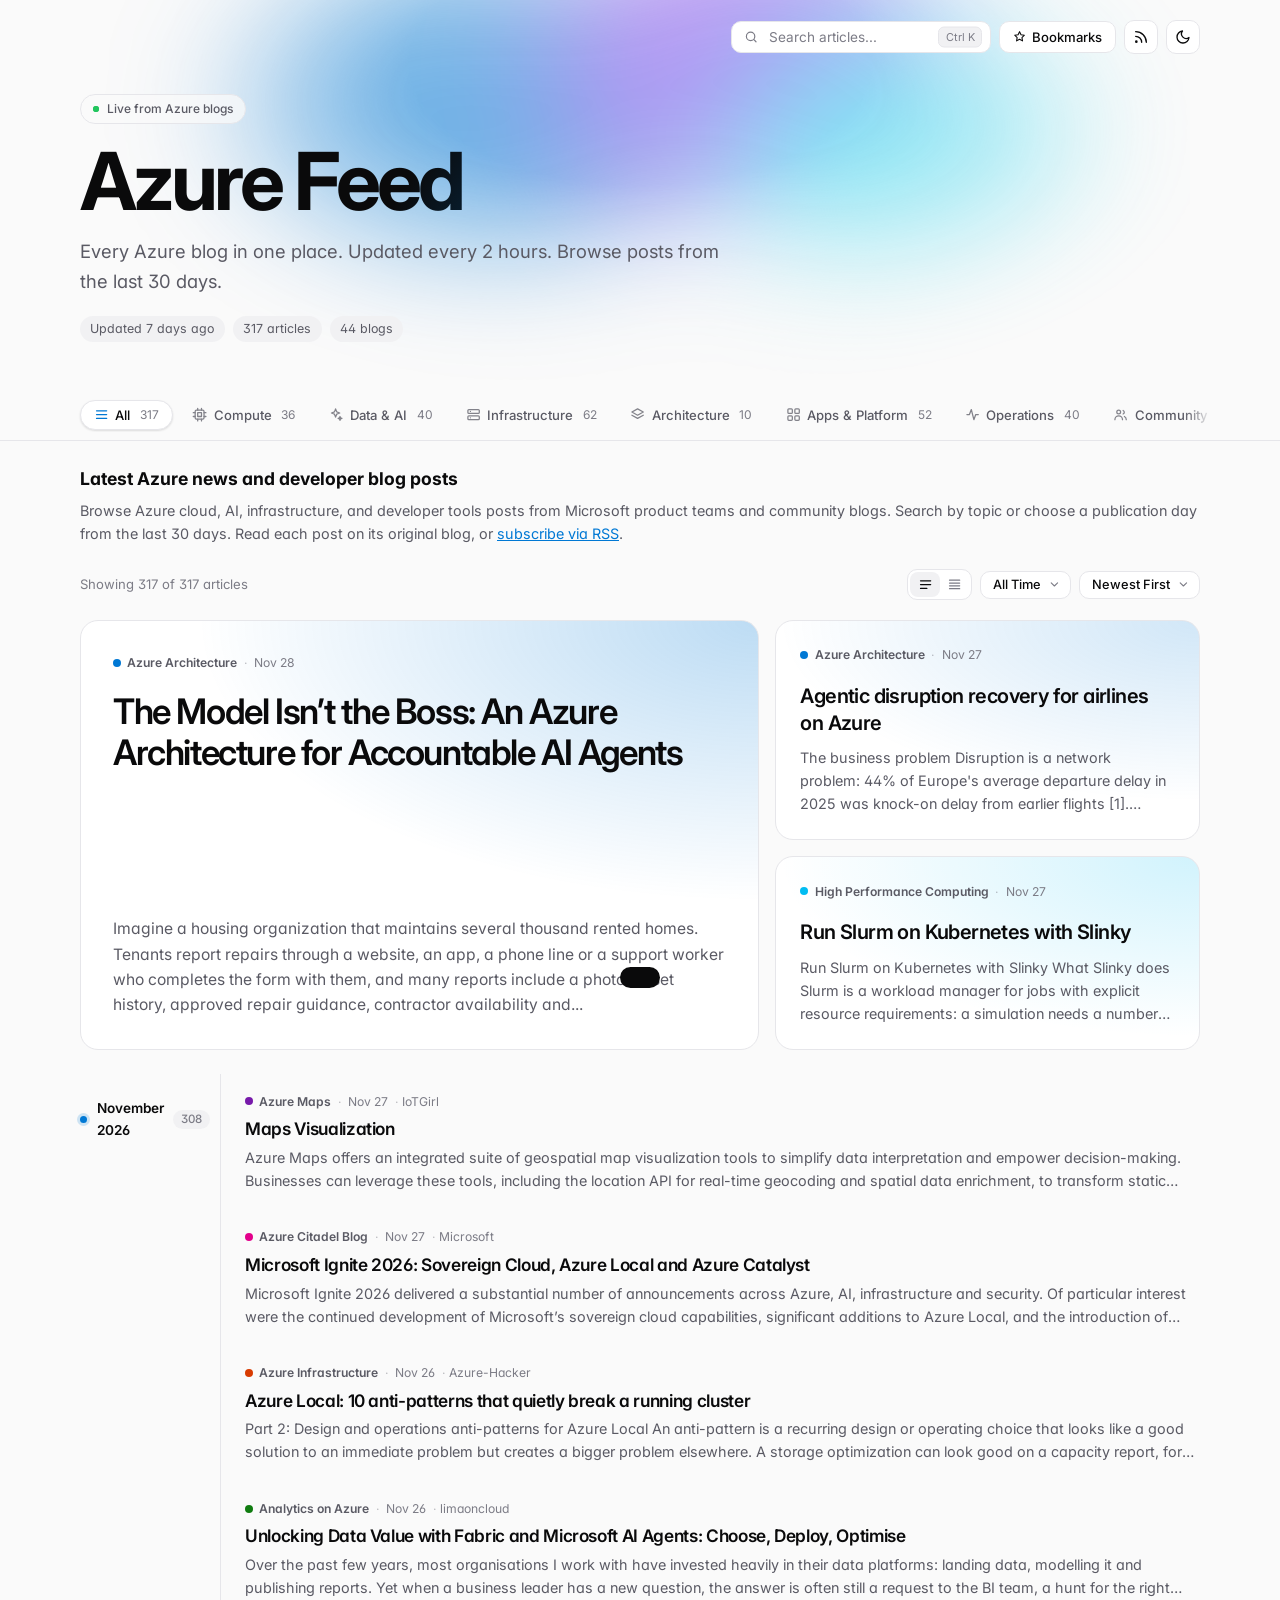
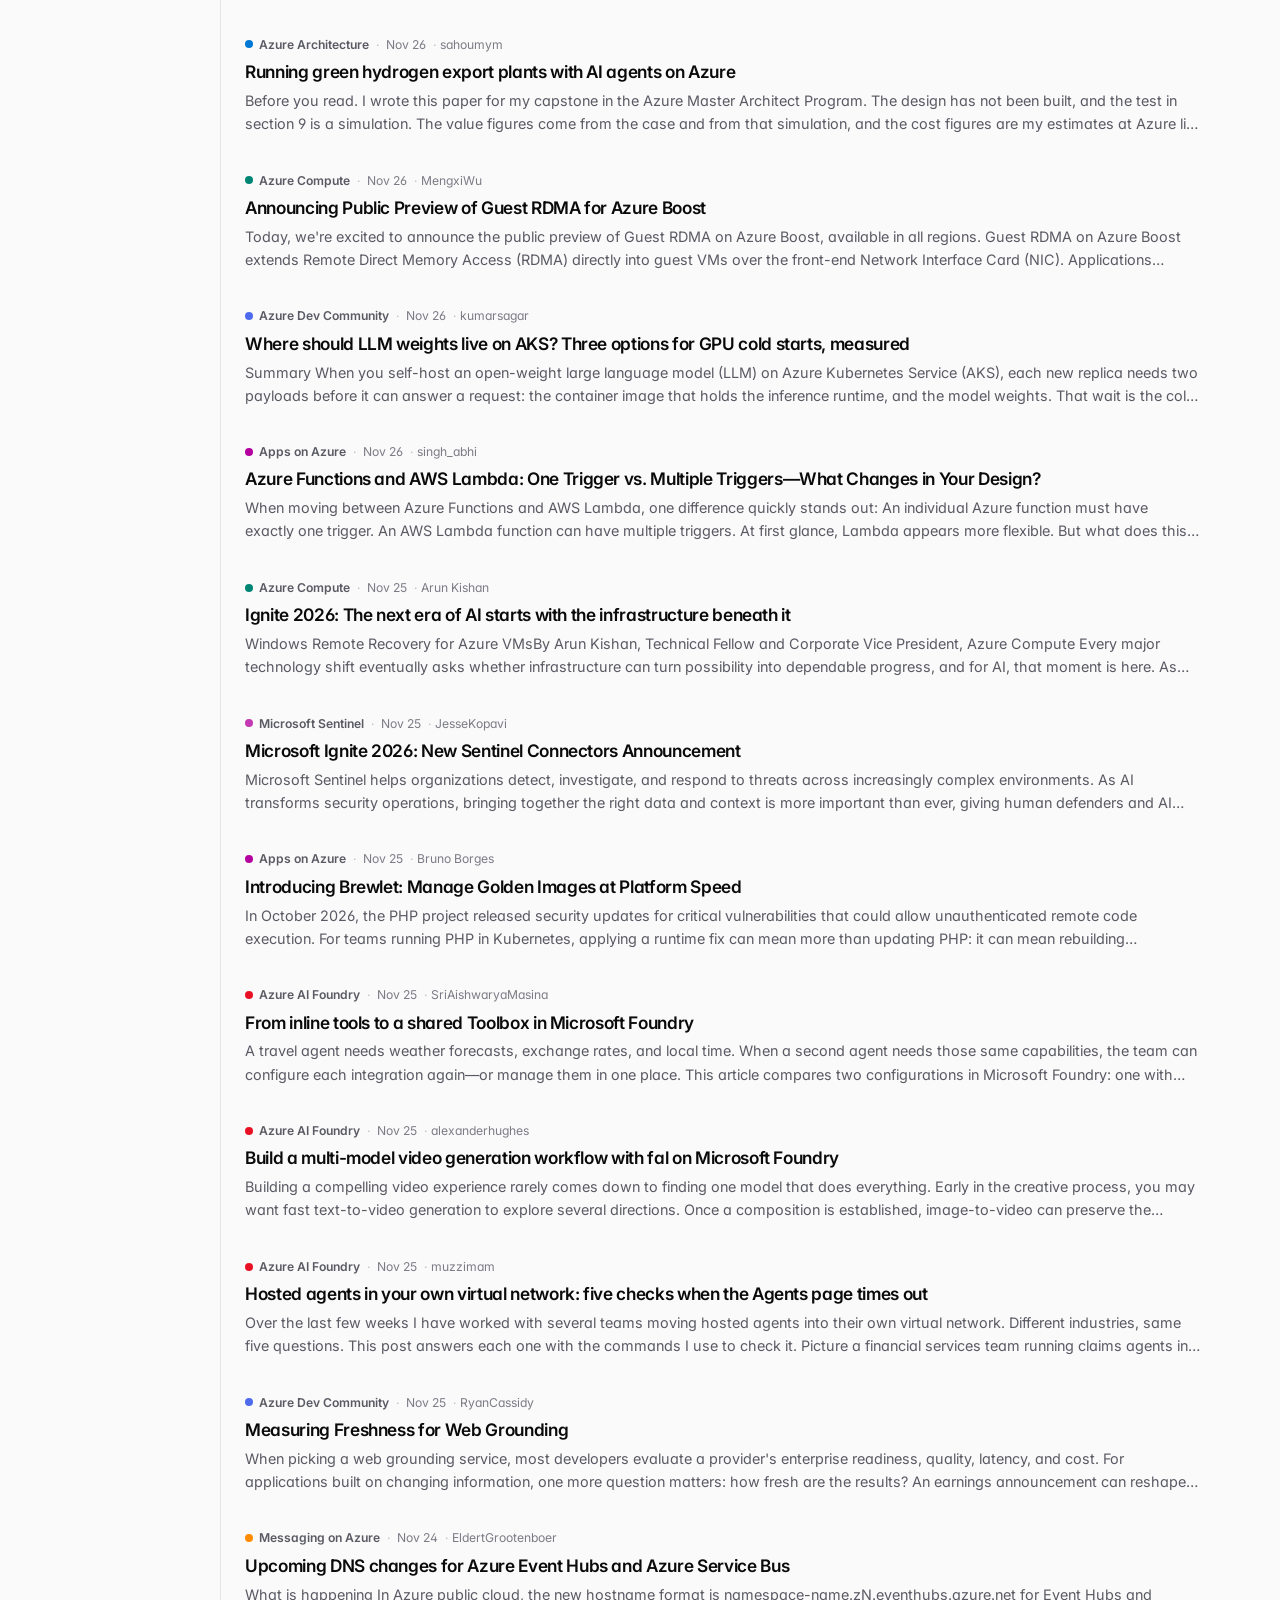
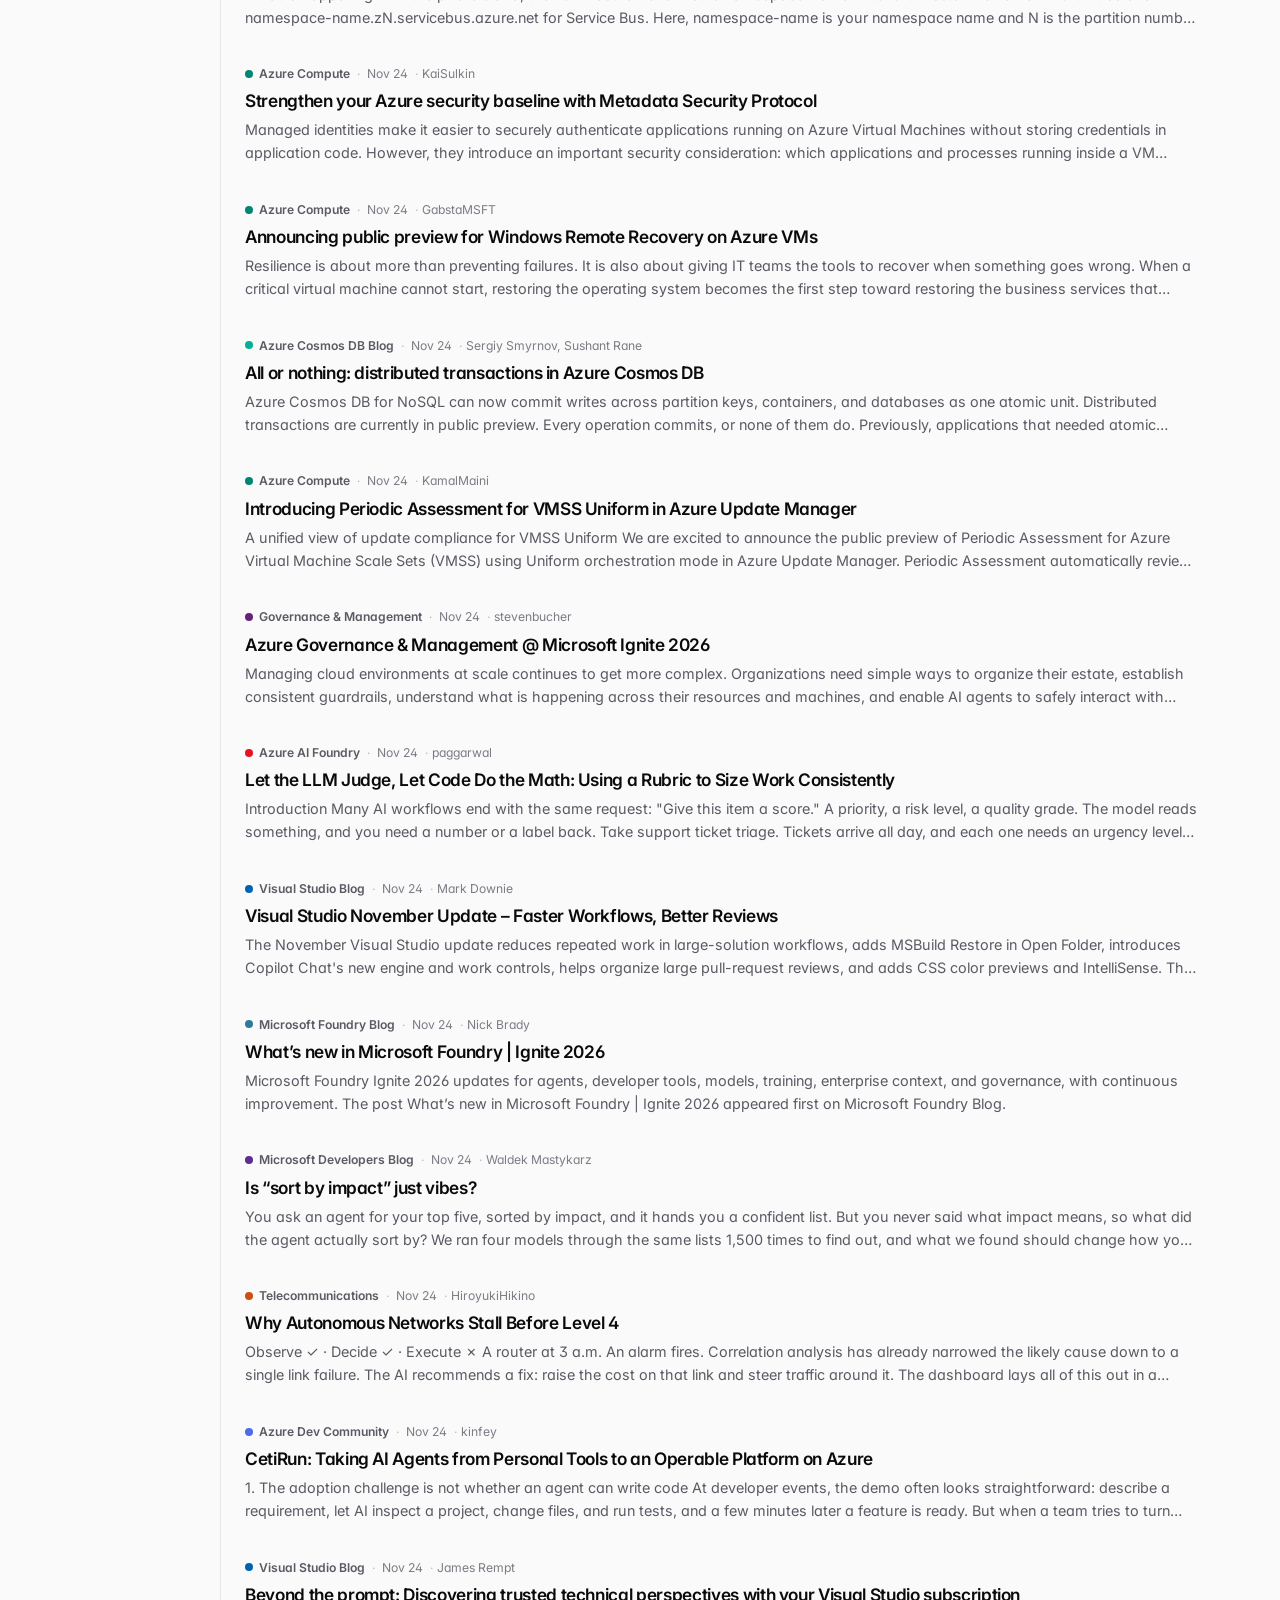
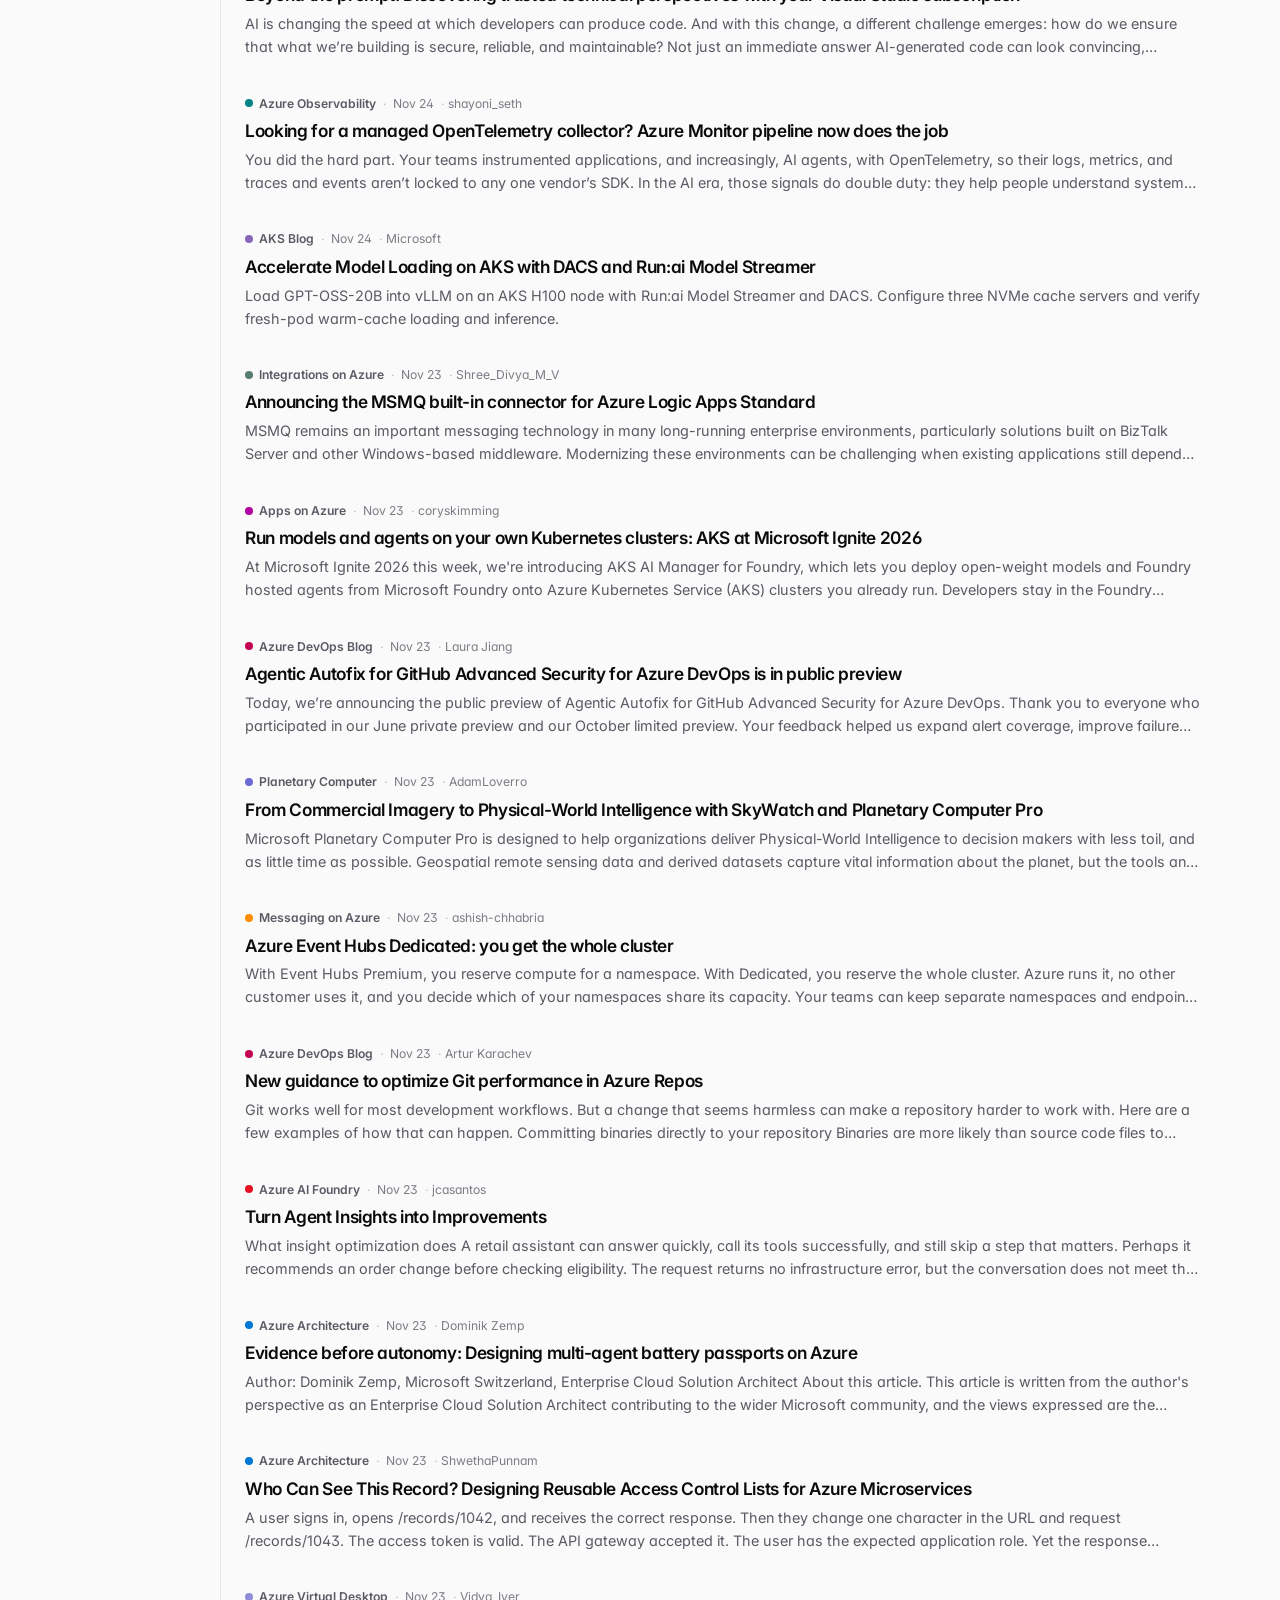
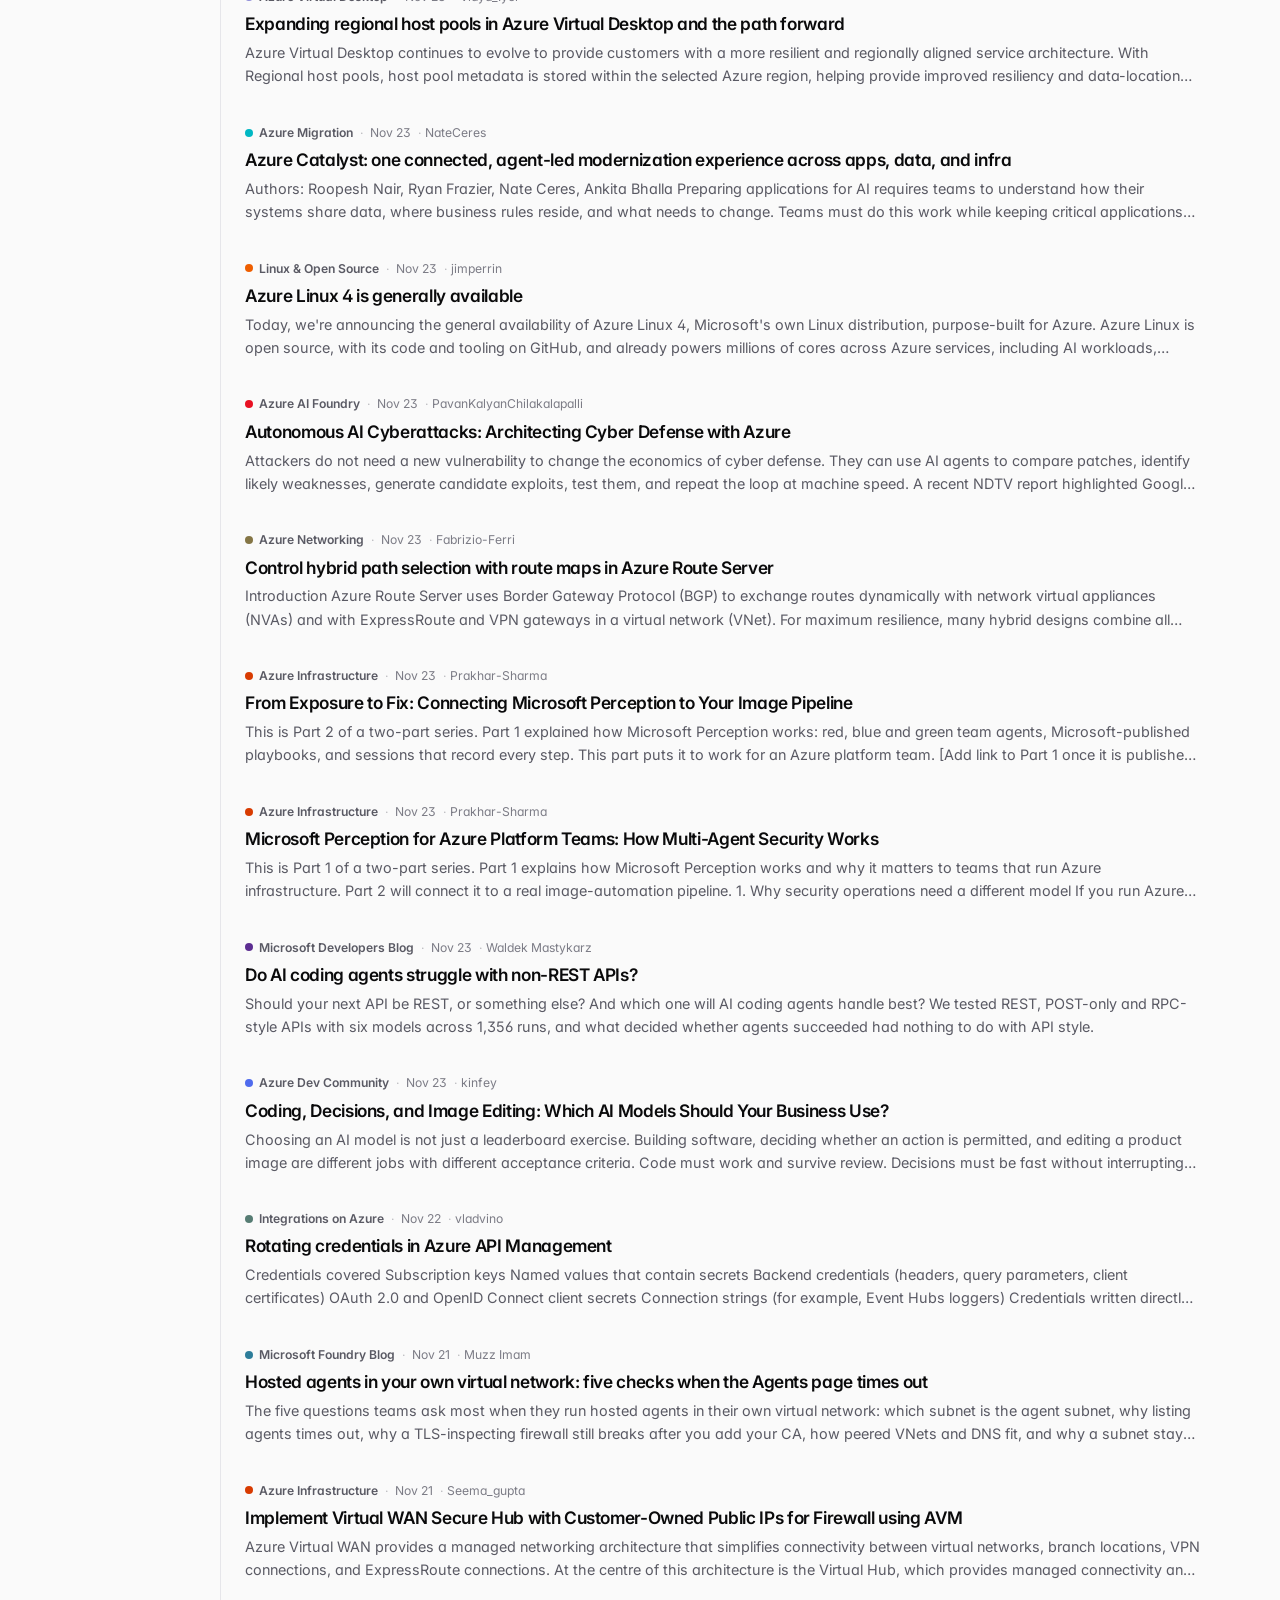
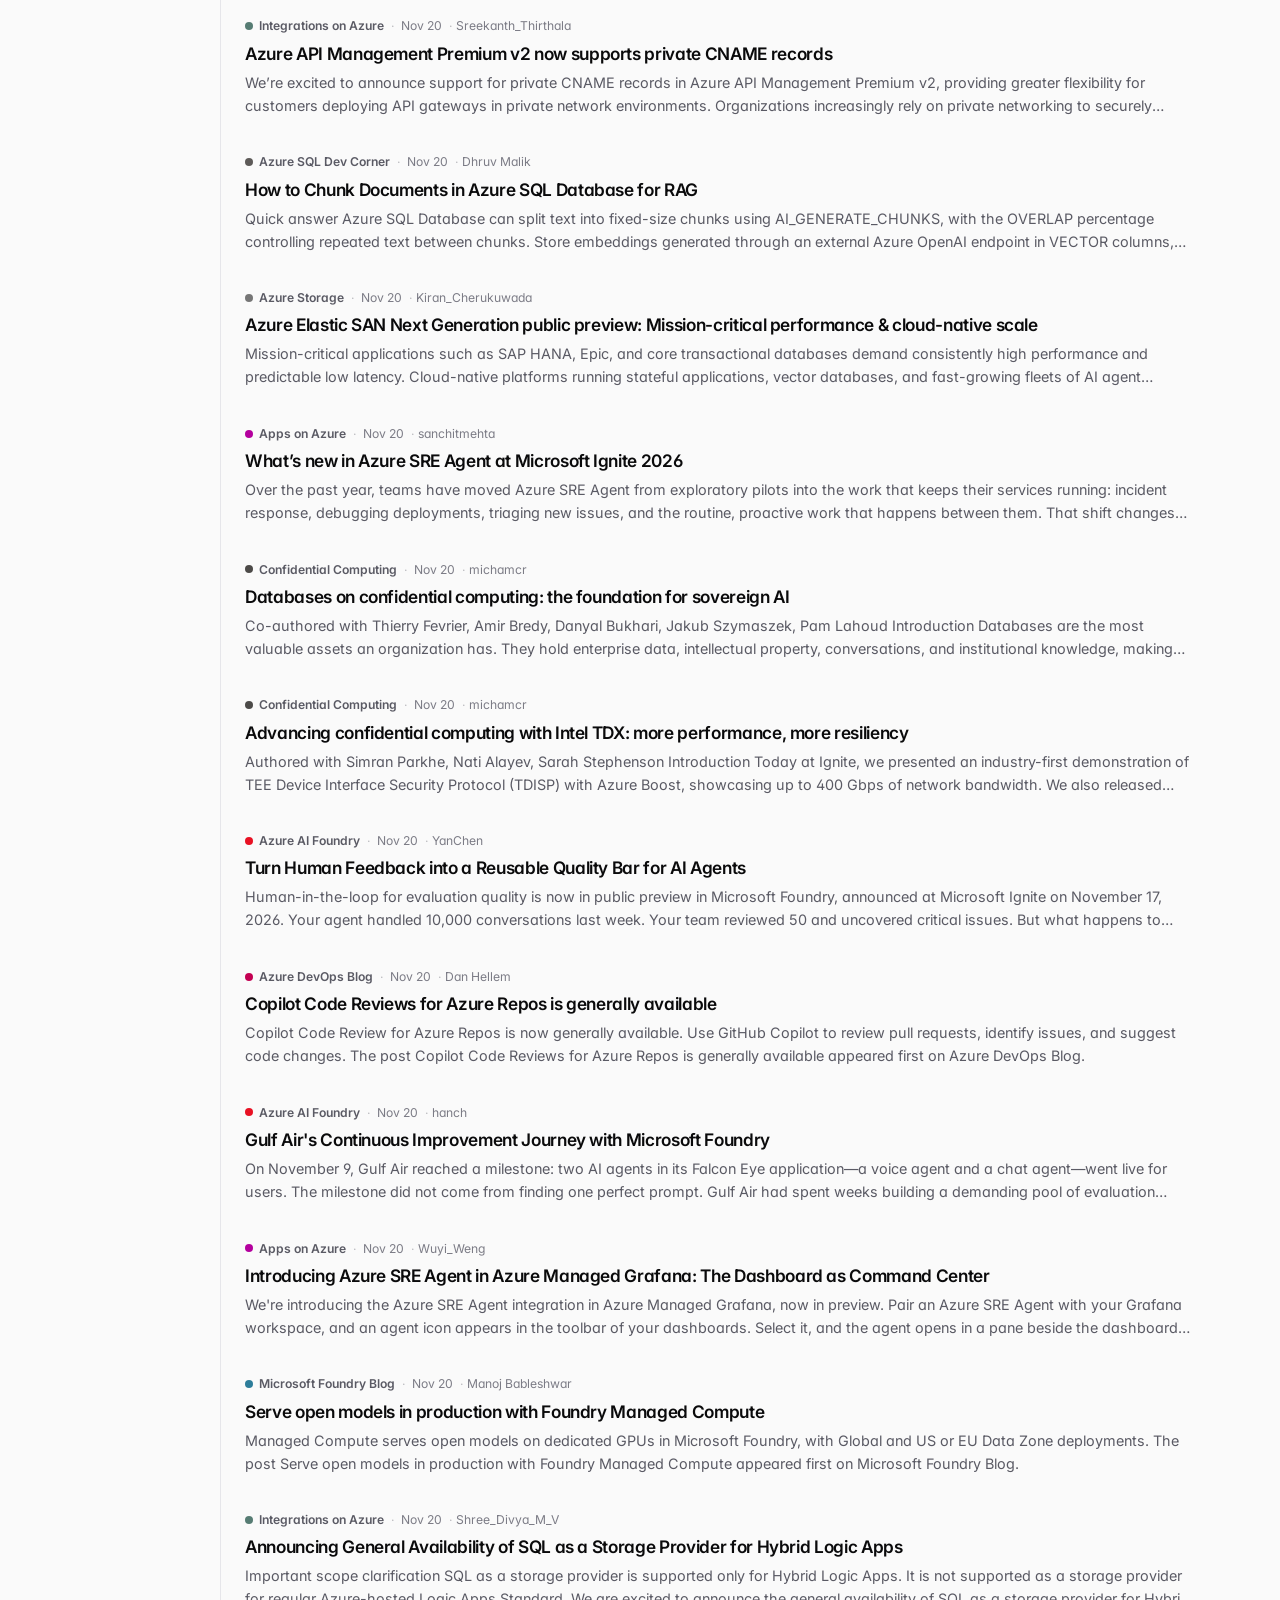
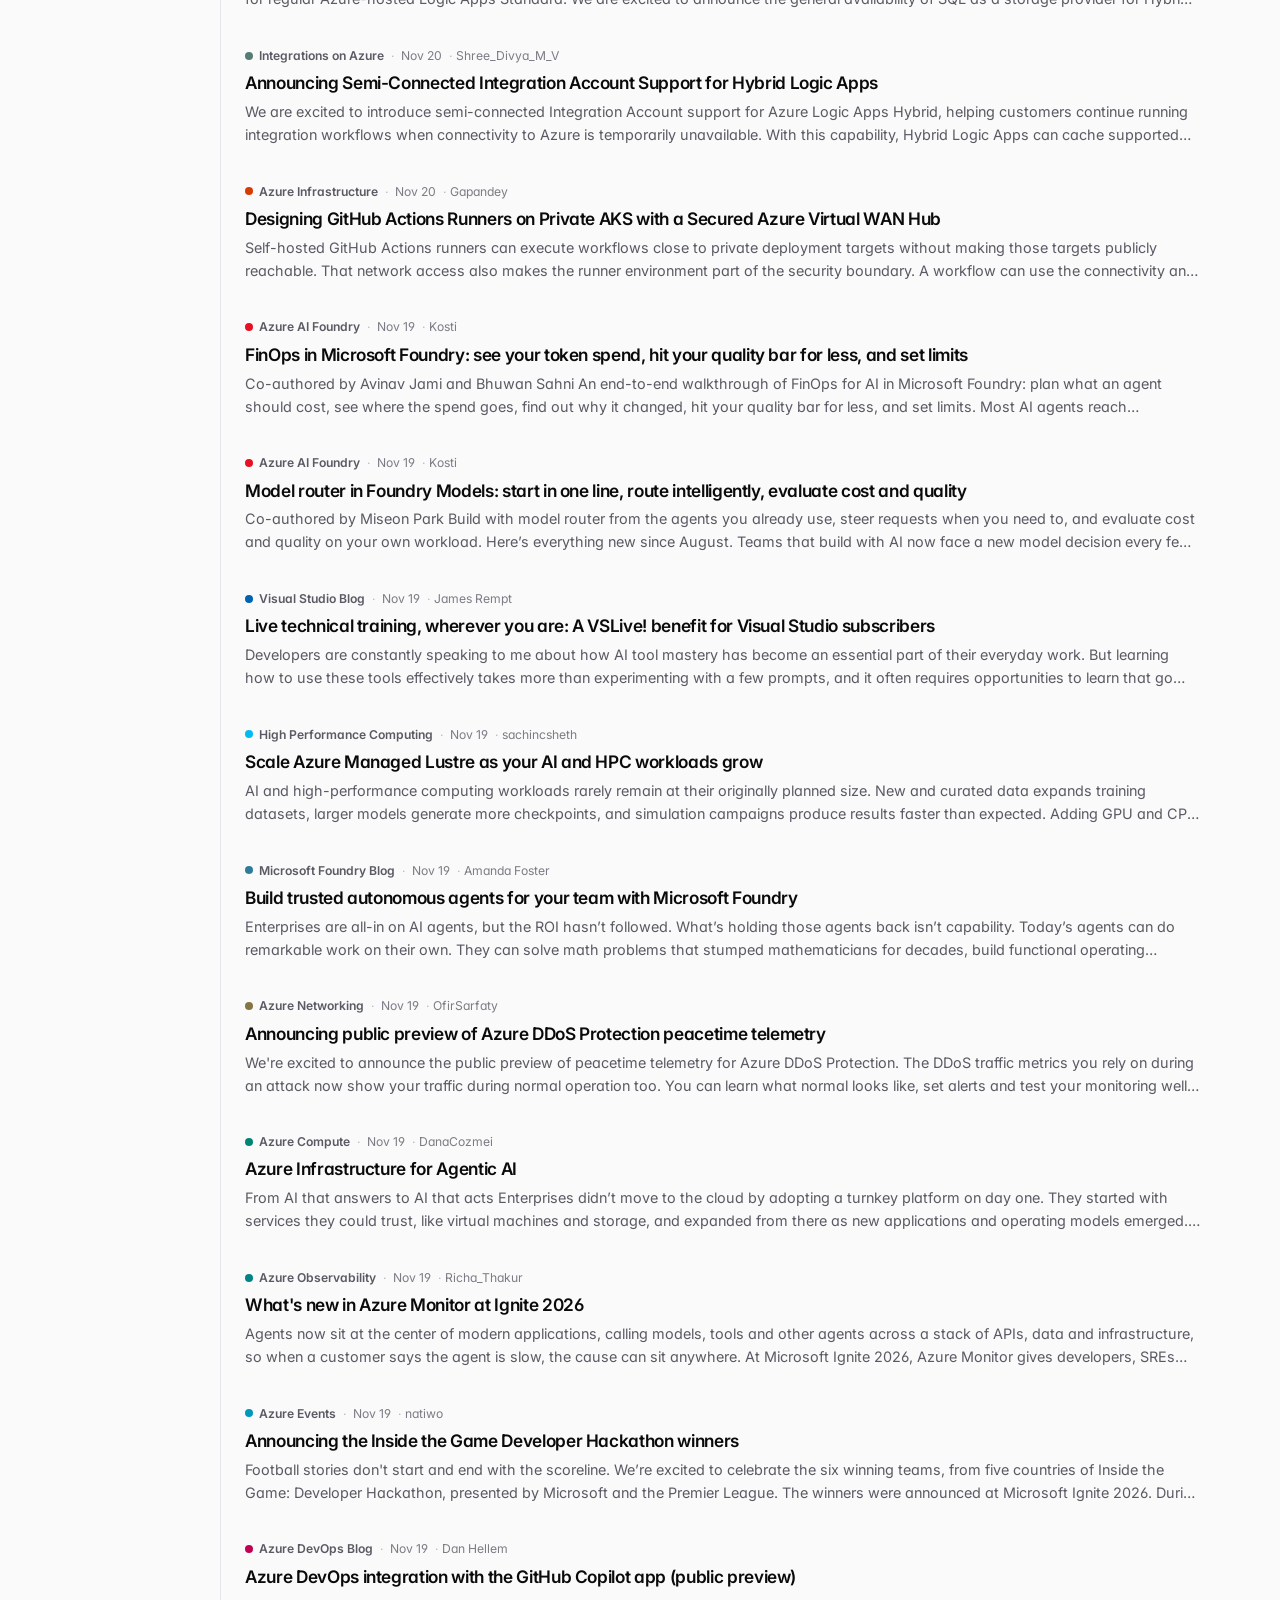
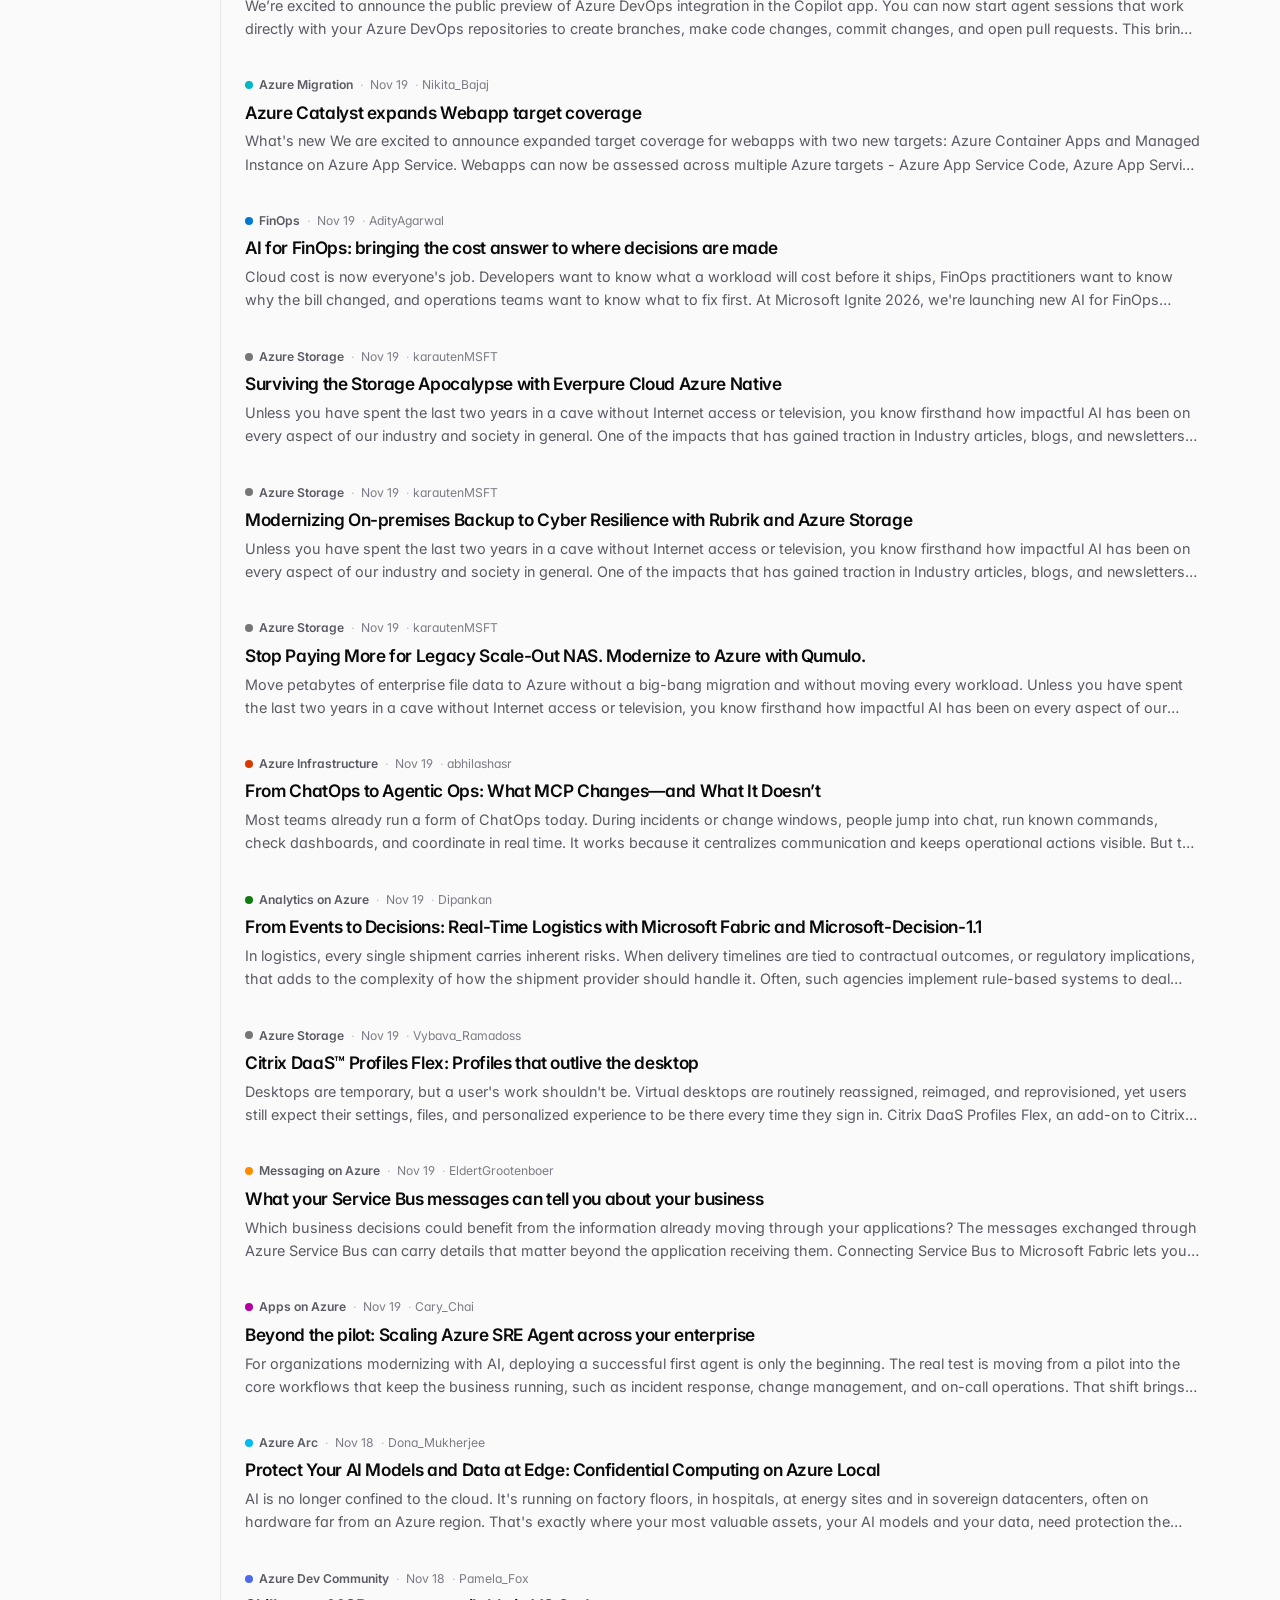
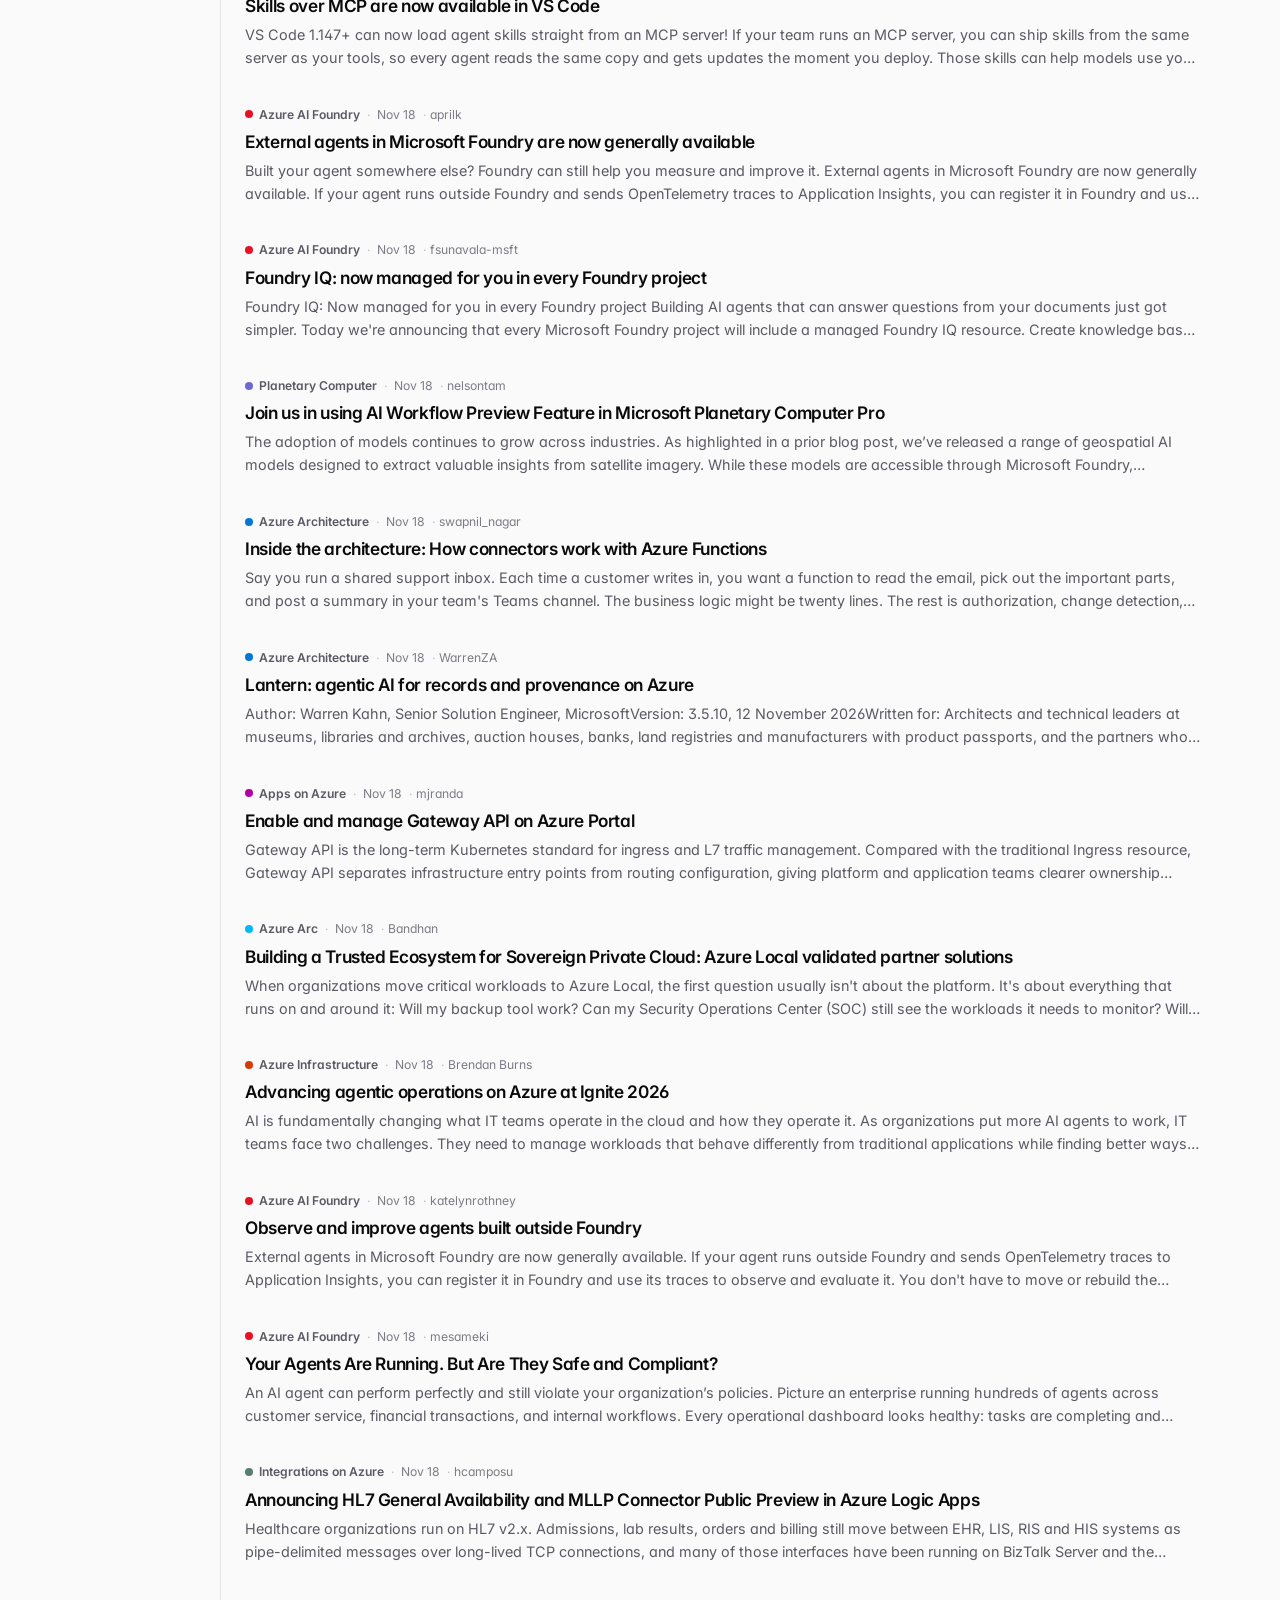
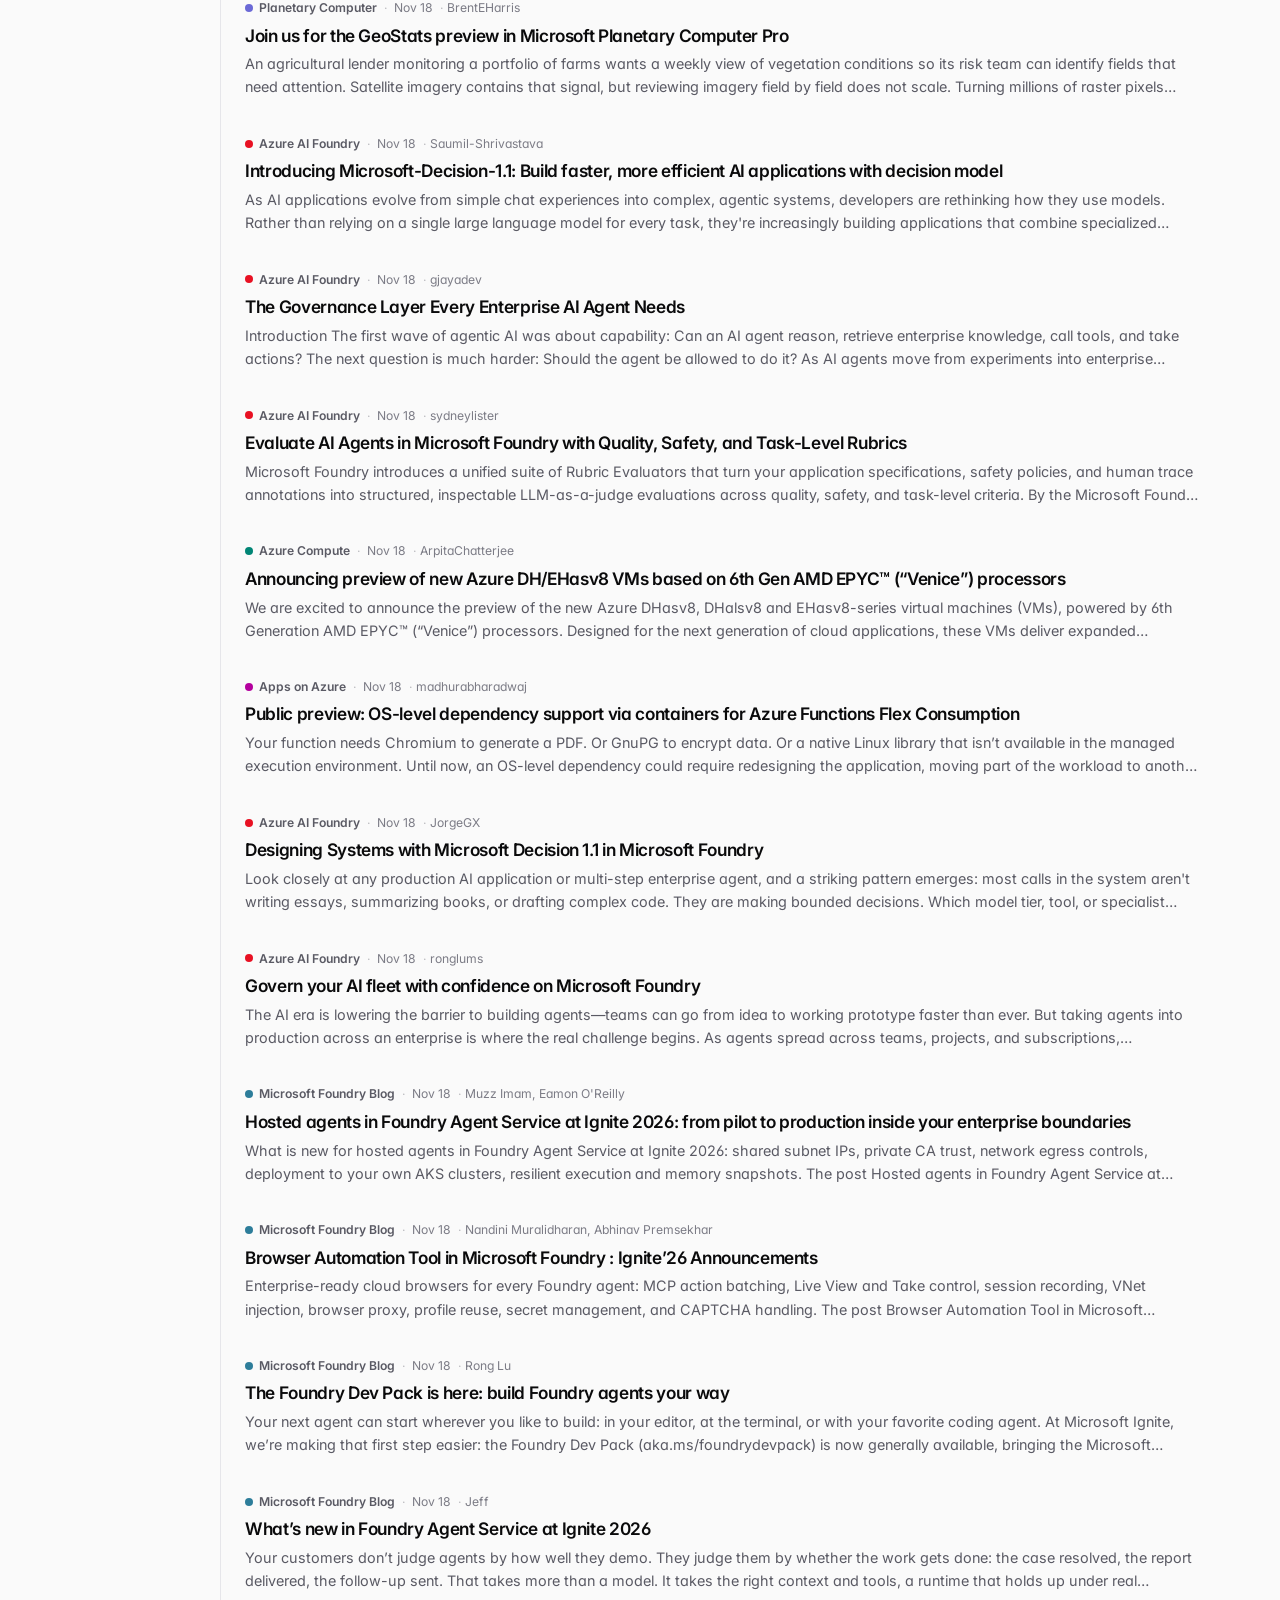
<file: index.html>
<!DOCTYPE html>
<html lang="en" data-theme="light">
<head>
  <meta charset="UTF-8">
  <meta name="viewport" content="width=device-width, initial-scale=1.0">
  <title>Azure Feed | Latest Azure News &amp; Microsoft Developer Blogs</title>
  <meta name="description" content="Follow Azure news and Microsoft developer blog posts in one place. Updates every 2 hours. Browse the last 30 days by topic or publication date.">
  <link rel="canonical" href="https://azurefeed.news/">
  <meta name="robots" content="index, follow, max-image-preview:large">
  <script type="application/ld+json">
    {
      "@context": "https://schema.org",
      "@graph": [
        {
          "@type": "WebSite",
          "@id": "https://azurefeed.news/#website",
          "url": "https://azurefeed.news/",
          "name": "Azure Feed",
          "description": "Azure news and Microsoft developer blog posts in one place.",
          "inLanguage": "en"
        },
        {
          "@type": "CollectionPage",
          "@id": "https://azurefeed.news/#webpage",
          "url": "https://azurefeed.news/",
          "name": "Latest Azure News & Microsoft Developer Blogs",
          "isPartOf": {"@id": "https://azurefeed.news/#website"},
          "about": [{"@type": "Thing", "name": "Microsoft Azure"}, {"@type": "Thing", "name": "Software development"}],
          "inLanguage": "en"
        }
      ]
    }
  </script>
  <!-- Open Graph -->
  <meta property="og:type" content="website">
  <meta property="og:title" content="Azure Feed | Latest Azure News &amp; Microsoft Developer Blogs">
  <meta property="og:description" content="Follow Azure news and Microsoft developer blog posts in one place. Updates every 2 hours. Browse the last 30 days by topic or publication date.">
  <meta property="og:url" content="https://azurefeed.news/">
  <meta property="og:site_name" content="Azure Feed">
  <meta property="og:image" content="https://azurefeed.news/og-image.png?v=4">
  <meta property="og:image:type" content="image/png">
  <meta property="og:image:width" content="1200">
  <meta property="og:image:height" content="630">
  <meta property="og:image:alt" content="Azure Feed: Azure and Microsoft developer blogs in one place. Updates every two hours.">
  <!-- Twitter Card -->
  <meta name="twitter:card" content="summary_large_image">
  <meta name="twitter:title" content="Azure Feed | Latest Azure News &amp; Microsoft Developer Blogs">
  <meta name="twitter:description" content="Follow Azure news and Microsoft developer blog posts in one place. Updates every 2 hours. Browse the last 30 days by topic or publication date.">
  <meta name="twitter:image" content="https://azurefeed.news/og-image.png?v=4">
  <meta name="twitter:image:alt" content="Azure Feed: Azure and Microsoft developer blogs in one place. Updates every two hours.">
  <!-- PWA -->
  <meta name="theme-color" content="#0078D4">
  <link rel="manifest" href="manifest.json">
  <link rel="apple-touch-icon" href="icons/icon-192.png">
  <!-- RSS -->
  <link rel="alternate" type="application/rss+xml" title="Azure Feed" href="data/feed.xml">
  <link rel="icon" type="image/svg+xml" href="icons/favicon.svg">
  <link rel="icon" type="image/png" sizes="192x192" href="icons/icon-192.png">
  <link rel="preconnect" href="https://fonts.googleapis.com">
  <link rel="preconnect" href="https://fonts.gstatic.com" crossorigin>
  <link rel="stylesheet" href="https://fonts.googleapis.com/css2?family=Inter:wght@400;500;600;700&display=swap">
  <link rel="stylesheet" href="css/styles.css?v=10">
  <!-- Google Analytics -->
  <script async src="https://www.googletagmanager.com/gtag/js?id=G-DWJ9GXBL0M"></script>
  <script>
    window.dataLayer = window.dataLayer || [];
    function gtag(){dataLayer.push(arguments);}
    gtag('js', new Date());
    gtag('config', 'G-DWJ9GXBL0M');
  </script>
  <!-- Microsoft Clarity -->
  <script type="text/javascript">
    (function(c,l,a,r,i,t,y){
        c[a]=c[a]||function(){(c[a].q=c[a].q||[]).push(arguments)};
        t=l.createElement(r);t.async=1;t.src="https://www.clarity.ms/tag/"+i;
        y=l.getElementsByTagName(r)[0];y.parentNode.insertBefore(t,y);
    })(window, document, "clarity", "script", "vub6kkd744");
  </script>
</head>
<body>
  <section class="hero">
    <div class="aurora" aria-hidden="true"><i></i><i></i><i></i></div>
    <div class="hero-inner">
      <div class="header-actions">
        <div class="search-box">
          <span class="search-icon"><svg class="icon" viewBox="0 0 24 24" fill="none" stroke="currentColor" stroke-width="2" stroke-linecap="round" stroke-linejoin="round"><circle cx="11" cy="11" r="7"/><path d="m20 20-3.5-3.5"/></svg></span>
          <input type="text" id="search-input" placeholder="Search articles..." autocomplete="off">
          <kbd id="search-hint">Ctrl K</kbd>
        </div>
        <button id="bookmarks-toggle" title="Show bookmarked articles"></button>
        <a class="icon-btn" href="data/feed.xml" target="_blank" rel="noopener" title="RSS feed" aria-label="RSS feed">
          <svg class="icon" viewBox="0 0 24 24" fill="none" stroke="currentColor" stroke-width="2" stroke-linecap="round" stroke-linejoin="round"><path d="M4 11a9 9 0 0 1 9 9M4 4a16 16 0 0 1 16 16"/><circle cx="5" cy="19" r="1"/></svg>
        </a>
        <button id="theme-toggle" class="icon-btn" title="Toggle dark mode" aria-label="Toggle dark mode"></button>
      </div>
      <p class="hero-eyebrow"><span class="live-dot"></span> Live from Azure blogs</p>
      <h1>Azure Feed</h1>
      <p class="hero-sub">Every Azure blog in one place. Updated every 2 hours. Browse posts from the last 30 days.</p>
      <p class="hero-meta">
        <span id="last-updated">Loading...</span>
        <span id="total-count"></span>
        <span id="blog-count"></span>
      </p>
    </div>
  </section>

  <div class="filters">
    <div class="filter-scroll">
      <div class="filter-pills" id="filter-pills">
        <button class="pill active" data-filter="all">All</button>
      </div>
    </div>
  </div>

  <main>
    <section class="feed-intro" aria-labelledby="about-feed">
      <h2 id="about-feed">Latest Azure news and developer blog posts</h2>
      <p>Browse Azure cloud, AI, infrastructure, and developer tools posts from Microsoft product teams and community blogs. Search by topic or choose a publication day from the last 30 days. Read each post on its original blog, or <a href="data/feed.xml">subscribe via RSS</a>.</p>
    </section>
    <noscript><p>JavaScript is disabled. Read the latest posts below or <a href="data/feed.xml">subscribe via RSS</a>. Enable JavaScript for search and filters.</p><style>#loading, .controls, .filters, .header-actions, .hero-meta { display: none; }</style></noscript>
    <div id="ai-summary" class="ai-summary" style="display:none;"></div>

    <div class="controls">
      <span id="showing-count"></span>
      <div class="controls-right">
        <div class="view-toggle" role="group" aria-label="Layout">
          <button type="button" id="view-list" class="active" title="Comfortable view" aria-label="Comfortable view"><svg class="icon" viewBox="0 0 24 24" fill="none" stroke="currentColor" stroke-width="2" stroke-linecap="round"><path d="M4 6h16M4 12h16M4 18h10"/></svg></button>
          <button type="button" id="view-compact" title="Compact view" aria-label="Compact view"><svg class="icon" viewBox="0 0 24 24" fill="none" stroke="currentColor" stroke-width="2" stroke-linecap="round"><path d="M4 5h16M4 9.5h16M4 14h16M4 18.5h16"/></svg></button>
        </div>
        <select id="date-filter" aria-label="Publication period">
          <option value="all">All Time</option>
          <option value="today">Today</option>
          <option value="week">This Week</option>
          <option value="month">This Month</option>
          <option value="day">Specific day</option>
        </select>
        <input type="date" id="publication-date" aria-label="Publication date (your local time)" title="Blog publication date in your local time. Only the last 30 days are available." hidden>
        <select id="sort-by">
          <option value="date-desc">Newest First</option>
          <option value="date-asc">Oldest First</option>
          <option value="blog">By Blog</option>
        </select>
      </div>
    </div>

    <div id="loading" class="loading" aria-label="Loading feeds">
      <div class="skeleton-row"></div><div class="skeleton-row"></div><div class="skeleton-row"></div><div class="skeleton-row"></div>
    </div>

    <div id="no-results" class="no-results">
      <p>No articles found matching your criteria.</p>
      <p>Try adjusting your filters or search terms.</p>
    </div>

    <div class="articles-grid" id="articles-grid">
      <!-- FEED-PREVIEW:START -->
<article class="article-card"><div class="card-top"><span>Azure Architecture</span> &middot; <time datetime="2026-11-28T11:09:22+00:00">Nov 28, 2026</time></div><h3 class="article-title"><a href="https://techcommunity.microsoft.com/t5/azure-architecture-blog/the-model-isn-t-the-boss-an-azure-architecture-for-accountable/ba-p/4571335" rel="noopener">The Model Isn’t the Boss: An Azure Architecture for Accountable AI Agents</a></h3></article>
<article class="article-card"><div class="card-top"><span>Azure Architecture</span> &middot; <time datetime="2026-11-27T14:44:17+00:00">Nov 27, 2026</time></div><h3 class="article-title"><a href="https://techcommunity.microsoft.com/t5/azure-architecture-blog/agentic-disruption-recovery-for-airlines-on-azure/ba-p/4577378" rel="noopener">Agentic disruption recovery for airlines on Azure</a></h3></article>
<article class="article-card"><div class="card-top"><span>High Performance Computing</span> &middot; <time datetime="2026-11-27T08:08:25+00:00">Nov 27, 2026</time></div><h3 class="article-title"><a href="https://techcommunity.microsoft.com/t5/azure-high-performance-computing/run-slurm-on-kubernetes-with-slinky/ba-p/4577289" rel="noopener">Run Slurm on Kubernetes with Slinky</a></h3></article>
<article class="article-card"><div class="card-top"><span>Azure Maps</span> &middot; <time datetime="2026-11-27T00:30:00+00:00">Nov 27, 2026</time></div><h3 class="article-title"><a href="https://techcommunity.microsoft.com/t5/azure-maps-blog/maps-visualization/ba-p/4399823" rel="noopener">Maps Visualization</a></h3></article>
<article class="article-card"><div class="card-top"><span>Azure Citadel Blog</span> &middot; <time datetime="2026-11-27T00:00:00+00:00">Nov 27, 2026</time></div><h3 class="article-title"><a href="https://www.azurecitadel.com/blog/2026-11-27-post-ignite/" rel="noopener">Microsoft Ignite 2026: Sovereign Cloud, Azure Local and Azure Catalyst</a></h3></article>
<article class="article-card"><div class="card-top"><span>Azure Infrastructure</span> &middot; <time datetime="2026-11-26T18:00:52+00:00">Nov 26, 2026</time></div><h3 class="article-title"><a href="https://techcommunity.microsoft.com/t5/azure-infrastructure-blog/azure-local-10-anti-patterns-that-quietly-break-a-running/ba-p/4577143" rel="noopener">Azure Local: 10 anti-patterns that quietly break a running cluster</a></h3></article>
<article class="article-card"><div class="card-top"><span>Analytics on Azure</span> &middot; <time datetime="2026-11-26T15:45:59+00:00">Nov 26, 2026</time></div><h3 class="article-title"><a href="https://techcommunity.microsoft.com/t5/analytics-on-azure-blog/unlocking-data-value-with-fabric-and-microsoft-ai-agents-choose/ba-p/4574895" rel="noopener">Unlocking Data Value with Fabric and Microsoft AI Agents: Choose, Deploy, Optimise</a></h3></article>
<article class="article-card"><div class="card-top"><span>Azure Architecture</span> &middot; <time datetime="2026-11-26T13:35:43+00:00">Nov 26, 2026</time></div><h3 class="article-title"><a href="https://techcommunity.microsoft.com/t5/azure-architecture-blog/running-green-hydrogen-export-plants-with-ai-agents-on-azure/ba-p/4576731" rel="noopener">Running green hydrogen export plants with AI agents on Azure</a></h3></article>
<article class="article-card"><div class="card-top"><span>Azure Compute</span> &middot; <time datetime="2026-11-26T12:19:57+00:00">Nov 26, 2026</time></div><h3 class="article-title"><a href="https://techcommunity.microsoft.com/t5/azure-compute-blog/announcing-public-preview-of-guest-rdma-for-azure-boost/ba-p/4573027" rel="noopener">Announcing Public Preview of Guest RDMA for Azure Boost</a></h3></article>
<article class="article-card"><div class="card-top"><span>Azure Dev Community</span> &middot; <time datetime="2026-11-26T05:30:00+00:00">Nov 26, 2026</time></div><h3 class="article-title"><a href="https://techcommunity.microsoft.com/t5/microsoft-developer-community/where-should-llm-weights-live-on-aks-three-options-for-gpu-cold/ba-p/4574887" rel="noopener">Where should LLM weights live on AKS? Three options for GPU cold starts, measured</a></h3></article>
<article class="article-card"><div class="card-top"><span>Apps on Azure</span> &middot; <time datetime="2026-11-26T02:28:19+00:00">Nov 26, 2026</time></div><h3 class="article-title"><a href="https://techcommunity.microsoft.com/t5/apps-on-azure-blog/azure-functions-and-aws-lambda-one-trigger-vs-multiple-triggers/ba-p/4574749" rel="noopener">Azure Functions and AWS Lambda: One Trigger vs. Multiple Triggers—What Changes in Your Design?</a></h3></article>
<article class="article-card"><div class="card-top"><span>Azure Compute</span> &middot; <time datetime="2026-11-25T22:26:15+00:00">Nov 25, 2026</time></div><h3 class="article-title"><a href="https://techcommunity.microsoft.com/t5/azure-compute-blog/ignite-2026-the-next-era-of-ai-starts-with-the-infrastructure/ba-p/4574943" rel="noopener">Ignite 2026: The next era of AI starts with the infrastructure beneath it</a></h3></article>
<article class="article-card"><div class="card-top"><span>Microsoft Sentinel</span> &middot; <time datetime="2026-11-25T21:36:10+00:00">Nov 25, 2026</time></div><h3 class="article-title"><a href="https://techcommunity.microsoft.com/t5/microsoft-sentinel-blog/microsoft-ignite-2026-new-sentinel-connectors-announcement/ba-p/4565258" rel="noopener">Microsoft Ignite 2026: New Sentinel Connectors Announcement</a></h3></article>
<article class="article-card"><div class="card-top"><span>Apps on Azure</span> &middot; <time datetime="2026-11-25T20:14:07+00:00">Nov 25, 2026</time></div><h3 class="article-title"><a href="https://techcommunity.microsoft.com/t5/apps-on-azure-blog/introducing-brewlet-manage-golden-images-at-platform-speed/ba-p/4576767" rel="noopener">Introducing Brewlet: Manage Golden Images at Platform Speed</a></h3></article>
<article class="article-card"><div class="card-top"><span>Azure AI Foundry</span> &middot; <time datetime="2026-11-25T18:00:00+00:00">Nov 25, 2026</time></div><h3 class="article-title"><a href="https://techcommunity.microsoft.com/t5/microsoft-foundry-blog/from-inline-tools-to-a-shared-toolbox-in-microsoft-foundry/ba-p/4575475" rel="noopener">From inline tools to a shared Toolbox in Microsoft Foundry</a></h3></article>
<article class="article-card"><div class="card-top"><span>Azure AI Foundry</span> &middot; <time datetime="2026-11-25T17:32:16+00:00">Nov 25, 2026</time></div><h3 class="article-title"><a href="https://techcommunity.microsoft.com/t5/microsoft-foundry-blog/build-a-multi-model-video-generation-workflow-with-fal-on/ba-p/4573786" rel="noopener">Build a multi-model video generation workflow with fal on Microsoft Foundry</a></h3></article>
<article class="article-card"><div class="card-top"><span>Azure AI Foundry</span> &middot; <time datetime="2026-11-25T17:00:00+00:00">Nov 25, 2026</time></div><h3 class="article-title"><a href="https://techcommunity.microsoft.com/t5/microsoft-foundry-blog/hosted-agents-in-your-own-virtual-network-five-checks-when-the/ba-p/4575468" rel="noopener">Hosted agents in your own virtual network: five checks when the Agents page times out</a></h3></article>
<article class="article-card"><div class="card-top"><span>Azure Dev Community</span> &middot; <time datetime="2026-11-25T05:15:00+00:00">Nov 25, 2026</time></div><h3 class="article-title"><a href="https://techcommunity.microsoft.com/t5/microsoft-developer-community/measuring-freshness-for-web-grounding/ba-p/4576396" rel="noopener">Measuring Freshness for Web Grounding</a></h3></article>
<article class="article-card"><div class="card-top"><span>Messaging on Azure</span> &middot; <time datetime="2026-11-24T23:43:01+00:00">Nov 24, 2026</time></div><h3 class="article-title"><a href="https://techcommunity.microsoft.com/t5/messaging-on-azure-blog/upcoming-dns-changes-for-azure-event-hubs-and-azure-service-bus/ba-p/4576442" rel="noopener">Upcoming DNS changes for Azure Event Hubs and Azure Service Bus</a></h3></article>
<article class="article-card"><div class="card-top"><span>Azure Compute</span> &middot; <time datetime="2026-11-24T21:52:02+00:00">Nov 24, 2026</time></div><h3 class="article-title"><a href="https://techcommunity.microsoft.com/t5/azure-compute-blog/strengthen-your-azure-security-baseline-with-metadata-security/ba-p/4576391" rel="noopener">Strengthen your Azure security baseline with Metadata Security Protocol</a></h3></article>
<article class="article-card"><div class="card-top"><span>Azure Compute</span> &middot; <time datetime="2026-11-24T21:51:38+00:00">Nov 24, 2026</time></div><h3 class="article-title"><a href="https://techcommunity.microsoft.com/t5/azure-compute-blog/announcing-public-preview-for-windows-remote-recovery-on-azure/ba-p/4576401" rel="noopener">Announcing public preview for Windows Remote Recovery on Azure VMs</a></h3></article>
<article class="article-card"><div class="card-top"><span>Azure Cosmos DB Blog</span> &middot; <time datetime="2026-11-24T21:39:03+00:00">Nov 24, 2026</time></div><h3 class="article-title"><a href="https://devblogs.microsoft.com/cosmosdb/all-or-nothing-distributed-transactions-in-azure-cosmos-db/" rel="noopener">All or nothing: distributed transactions in Azure Cosmos DB</a></h3></article>
<article class="article-card"><div class="card-top"><span>Azure Compute</span> &middot; <time datetime="2026-11-24T21:10:41+00:00">Nov 24, 2026</time></div><h3 class="article-title"><a href="https://techcommunity.microsoft.com/t5/azure-compute-blog/introducing-periodic-assessment-for-vmss-uniform-in-azure-update/ba-p/4573685" rel="noopener">Introducing Periodic Assessment for VMSS Uniform in Azure Update Manager</a></h3></article>
<article class="article-card"><div class="card-top"><span>Governance &amp; Management</span> &middot; <time datetime="2026-11-24T18:33:49+00:00">Nov 24, 2026</time></div><h3 class="article-title"><a href="https://techcommunity.microsoft.com/t5/azure-governance-and-management/azure-governance-management-microsoft-ignite-2026/ba-p/4571751" rel="noopener">Azure Governance &amp; Management @ Microsoft Ignite 2026</a></h3></article>
<article class="article-card"><div class="card-top"><span>Azure AI Foundry</span> &middot; <time datetime="2026-11-24T17:00:00+00:00">Nov 24, 2026</time></div><h3 class="article-title"><a href="https://techcommunity.microsoft.com/t5/microsoft-foundry-blog/let-the-llm-judge-let-code-do-the-math-using-a-rubric-to-size/ba-p/4575343" rel="noopener">Let the LLM Judge, Let Code Do the Math: Using a Rubric to Size Work Consistently</a></h3></article>
<article class="article-card"><div class="card-top"><span>Visual Studio Blog</span> &middot; <time datetime="2026-11-24T17:00:00+00:00">Nov 24, 2026</time></div><h3 class="article-title"><a href="https://devblogs.microsoft.com/visualstudio/visual-studio-november-update-faster-workflows-better-reviews/" rel="noopener">Visual Studio November Update – Faster Workflows, Better Reviews</a></h3></article>
<article class="article-card"><div class="card-top"><span>Microsoft Foundry Blog</span> &middot; <time datetime="2026-11-24T16:00:51+00:00">Nov 24, 2026</time></div><h3 class="article-title"><a href="https://devblogs.microsoft.com/foundry/whats-new-in-microsoft-foundry-ignite-2026/" rel="noopener">What’s new in Microsoft Foundry | Ignite 2026</a></h3></article>
<article class="article-card"><div class="card-top"><span>Microsoft Developers Blog</span> &middot; <time datetime="2026-11-24T15:23:13+00:00">Nov 24, 2026</time></div><h3 class="article-title"><a href="https://devblogs.microsoft.com/blog/is-sort-by-impact-just-vibes/" rel="noopener">Is “sort by impact” just vibes?</a></h3></article>
<article class="article-card"><div class="card-top"><span>Telecommunications</span> &middot; <time datetime="2026-11-24T13:47:21+00:00">Nov 24, 2026</time></div><h3 class="article-title"><a href="https://techcommunity.microsoft.com/t5/telecommunications-media/why-autonomous-networks-stall-before-level-4/ba-p/4571864" rel="noopener">Why Autonomous Networks Stall Before Level 4</a></h3></article>
<article class="article-card"><div class="card-top"><span>Azure Dev Community</span> &middot; <time datetime="2026-11-24T12:10:44+00:00">Nov 24, 2026</time></div><h3 class="article-title"><a href="https://techcommunity.microsoft.com/t5/microsoft-developer-community/cetirun-taking-ai-agents-from-personal-tools-to-an-operable/ba-p/4576068" rel="noopener">CetiRun: Taking AI Agents from Personal Tools to an Operable Platform on Azure</a></h3></article>
      <!-- FEED-PREVIEW:END -->
    </div>
  </main>

  <div class="toast" id="toast"></div>

  <div class="palette-overlay" id="palette" hidden>
    <div class="palette" role="dialog" aria-modal="true" aria-label="Command palette">
      <div class="palette-input">
        <svg class="icon" viewBox="0 0 24 24" fill="none" stroke="currentColor" stroke-width="2" stroke-linecap="round" stroke-linejoin="round"><circle cx="11" cy="11" r="7"/><path d="m20 20-3.5-3.5"/></svg>
        <input type="text" id="palette-input" placeholder="Search articles or run a command..." autocomplete="off" spellcheck="false">
        <kbd>Esc</kbd>
      </div>
      <ul class="palette-list" id="palette-list" role="listbox"></ul>
      <div class="palette-foot"><span><kbd>↑</kbd><kbd>↓</kbd> navigate</span><span><kbd>↵</kbd> open</span><span><kbd>j</kbd><kbd>k</kbd> move in feed</span></div>
    </div>
  </div>

  <footer>
    <p>Azure Feed &bull; Updates scheduled every 2 hours via <a href="https://github.com/ricmmartins/azurenewsfeed" target="_blank" rel="noopener">GitHub Actions</a> &bull; <a href="data/feed.xml" target="_blank" rel="noopener">RSS Feed</a></p>
  </footer>

  <script src="js/app.js?v=10"></script>
</body>
</html>
</file>
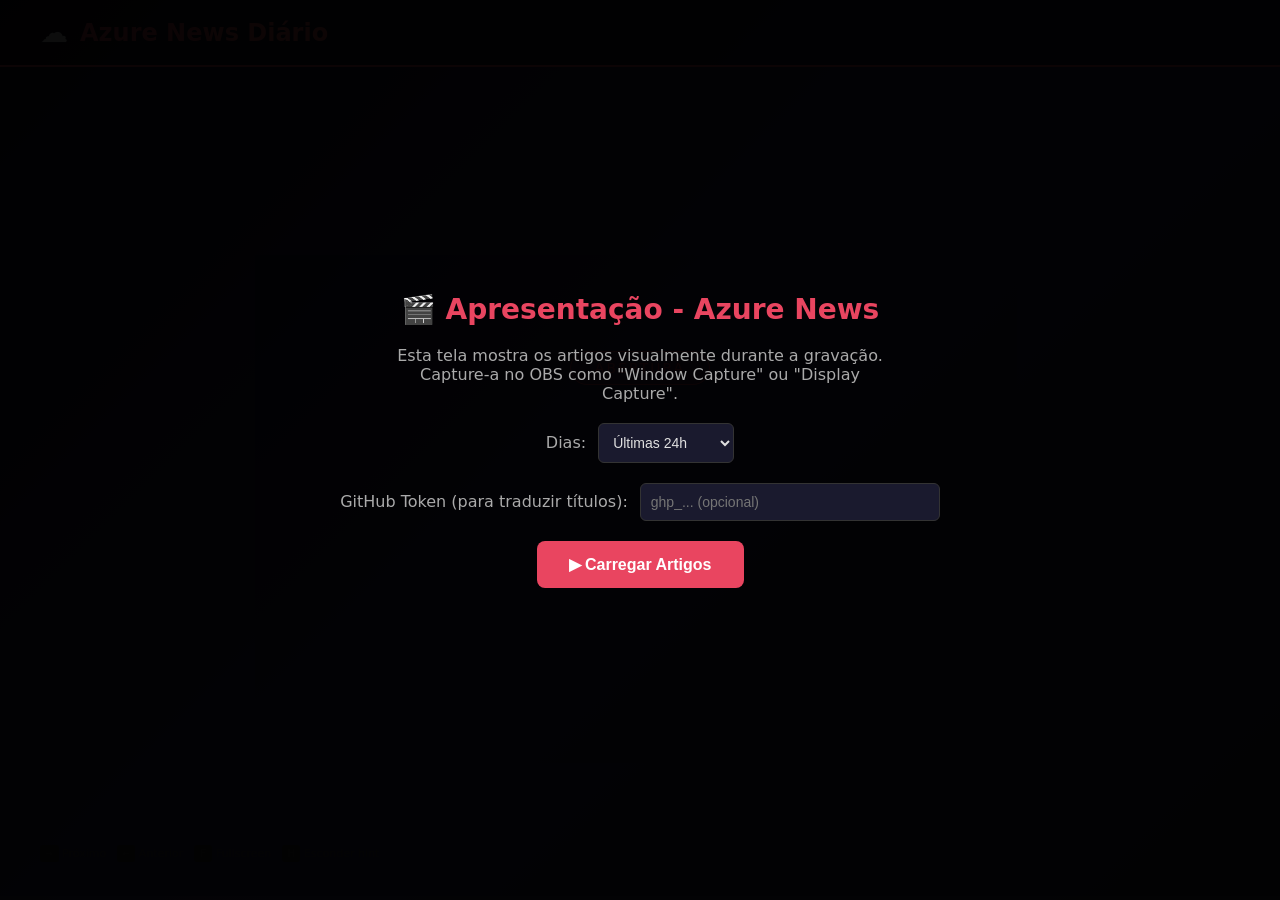
<file: tools/presentation.html>
<!DOCTYPE html>
<html lang="pt-BR">
<head>
    <meta charset="UTF-8">
    <meta name="viewport" content="width=device-width, initial-scale=1.0">
    <title>Azure News - Apresentação</title>
    <style>
        * { margin: 0; padding: 0; box-sizing: border-box; }

        body {
            font-family: 'Segoe UI', system-ui, sans-serif;
            background: linear-gradient(135deg, #0f0c29, #302b63, #24243e);
            color: #ffffff;
            height: 100vh;
            overflow: hidden;
            display: flex;
            flex-direction: column;
        }

        /* Header bar */
        #header {
            background: rgba(0, 0, 0, 0.4);
            padding: 16px 40px;
            display: flex;
            align-items: center;
            justify-content: space-between;
            border-bottom: 2px solid #e94560;
        }

        #header .brand {
            display: flex;
            align-items: center;
            gap: 12px;
        }

        #header .brand h1 {
            font-size: 24px;
            font-weight: 700;
            background: linear-gradient(90deg, #e94560, #ff6b6b);
            -webkit-background-clip: text;
            -webkit-text-fill-color: transparent;
        }

        #header .date {
            font-size: 16px;
            color: #aaa;
        }

        /* Main content area */
        #main {
            flex: 1;
            display: flex;
            flex-direction: column;
            align-items: center;
            justify-content: center;
            padding: 40px 60px;
            position: relative;
        }

        /* Current category */
        #category-badge {
            background: rgba(233, 69, 96, 0.2);
            border: 1px solid #e94560;
            border-radius: 20px;
            padding: 8px 24px;
            font-size: 14px;
            color: #e94560;
            text-transform: uppercase;
            letter-spacing: 2px;
            margin-bottom: 24px;
            transition: all 0.5s ease;
        }

        /* Article Card */
        #article-card {
            background: #ffffff;
            border-radius: 16px;
            padding: 40px 48px;
            max-width: 750px;
            width: 100%;
            box-shadow: 0 20px 60px rgba(0, 0, 0, 0.4);
            transition: opacity 0.4s ease, transform 0.4s ease;
            color: #333;
        }

        #article-card.hidden {
            opacity: 0;
            transform: scale(0.95);
        }

        #article-card .card-blog {
            display: inline-block;
            background: #e8f4fd;
            color: #1a73e8;
            font-size: 13px;
            font-weight: 600;
            padding: 4px 12px;
            border-radius: 12px;
            text-transform: uppercase;
            letter-spacing: 0.5px;
            margin-bottom: 16px;
        }

        #article-card .card-title {
            font-size: 28px;
            font-weight: 700;
            color: #1a1a1a;
            line-height: 1.3;
            margin-bottom: 12px;
        }

        #article-card .card-meta {
            display: flex;
            align-items: center;
            gap: 16px;
            font-size: 14px;
            color: #666;
            margin-bottom: 16px;
        }

        #article-card .card-meta .author {
            display: flex;
            align-items: center;
            gap: 6px;
        }

        #article-card .card-meta .author::before {
            content: '✍️';
        }

        #article-card .card-meta .date::before {
            content: '📅 ';
        }

        #article-card .card-summary {
            font-size: 16px;
            color: #555;
            line-height: 1.7;
            margin-bottom: 20px;
        }

        #article-card .card-link {
            font-size: 13px;
            color: #1a73e8;
            word-break: break-all;
            padding: 10px 16px;
            background: #f0f7ff;
            border-radius: 8px;
            display: flex;
            align-items: center;
            gap: 8px;
        }

        #article-card .card-link::before {
            content: '🔗';
        }

        /* Special slides (intro/outro/category) - keep old styles */
        #special-content {
            text-align: center;
            transition: opacity 0.4s ease;
        }

        #special-content .big-title {
            font-size: 42px;
            font-weight: 700;
            color: #fff;
            margin-bottom: 16px;
        }

        #special-content .sub-text {
            font-size: 22px;
            color: #aaa;
        }

        /* Progress bar */
        #progress-container {
            position: absolute;
            bottom: 0;
            left: 0;
            right: 0;
            height: 4px;
            background: rgba(255, 255, 255, 0.1);
        }

        #progress-bar {
            height: 100%;
            background: linear-gradient(90deg, #e94560, #ff6b6b);
            transition: width 0.3s ease;
            width: 0%;
        }

        /* Slide counter */
        #slide-counter {
            position: absolute;
            bottom: 20px;
            right: 40px;
            font-size: 14px;
            color: #666;
        }

        /* Intro/Outro slides */
        .special-slide {
            display: flex;
            flex-direction: column;
            align-items: center;
            gap: 16px;
        }

        .special-slide .emoji {
            font-size: 64px;
        }

        .special-slide .big-text {
            font-size: 52px;
            font-weight: 700;
        }

        .special-slide .sub-text {
            font-size: 22px;
            color: #aaa;
        }

        /* Article list sidebar */
        #article-list {
            position: absolute;
            top: 20px;
            right: 40px;
            max-height: 60vh;
            overflow: hidden;
            width: 280px;
        }

        .article-item {
            padding: 8px 12px;
            font-size: 12px;
            color: #555;
            border-left: 2px solid transparent;
            transition: all 0.3s;
            white-space: nowrap;
            overflow: hidden;
            text-overflow: ellipsis;
        }

        .article-item.active {
            color: #fff;
            border-left-color: #e94560;
            background: rgba(233, 69, 96, 0.1);
        }

        .article-item.done {
            color: #444;
            text-decoration: line-through;
        }

        /* Hidden controls */
        #setup {
            position: fixed;
            inset: 0;
            background: rgba(0,0,0,0.95);
            display: flex;
            flex-direction: column;
            align-items: center;
            justify-content: center;
            gap: 20px;
            z-index: 9999;
        }

        #setup.hidden { display: none; }

        #setup h2 { color: #e94560; font-size: 28px; }
        #setup p { color: #aaa; max-width: 500px; text-align: center; }

        #setup button {
            padding: 14px 32px;
            background: #e94560;
            color: white;
            border: none;
            border-radius: 8px;
            font-size: 16px;
            cursor: pointer;
            font-weight: 600;
        }

        #setup select, #setup input {
            padding: 10px;
            background: #1a1a2e;
            color: #e0e0e0;
            border: 1px solid #333;
            border-radius: 6px;
            font-size: 14px;
        }

        /* Keyboard hint (hidden during recording) */
        #hint {
            position: fixed;
            bottom: 40px;
            left: 40px;
            font-size: 11px;
            color: #444;
        }

        #hint kbd {
            background: #222;
            padding: 2px 6px;
            border-radius: 3px;
        }
    </style>
</head>
<body>

<div id="setup">
    <h2>🎬 Apresentação - Azure News</h2>
    <p>Esta tela mostra os artigos visualmente durante a gravação. Capture-a no OBS como "Window Capture" ou "Display Capture".</p>
    <div style="display:flex; gap:12px; align-items:center;">
        <label style="color:#aaa;">Dias:</label>
        <select id="days-select">
            <option value="1">Últimas 24h</option>
            <option value="2">Últimos 2 dias</option>
            <option value="3">Últimos 3 dias</option>
            <option value="7">Última semana</option>
        </select>
    </div>
    <div style="display:flex; gap:12px; align-items:center;">
        <label style="color:#aaa;">GitHub Token (para traduzir títulos):</label>
        <input type="password" id="gh-token" placeholder="ghp_... (opcional)" style="width:300px;">
    </div>
    <button onclick="startPresentation()">▶ Carregar Artigos</button>
    <p id="setup-status" style="font-size:13px; color:#666;"></p>
</div>

<div id="header">
    <div class="brand">
        <span style="font-size:28px;">☁️</span>
        <h1>Azure News Diário</h1>
    </div>
    <div class="date" id="date-display"></div>
</div>

<div id="main">
    <div id="category-badge">ABERTURA</div>

    <!-- Special slides (intro/outro/category) -->
    <div id="special-content">
        <div class="big-title"></div>
        <div class="sub-text"></div>
    </div>

    <!-- Article card -->
    <div id="article-card" class="hidden">
        <div class="card-blog"></div>
        <div class="card-title"></div>
        <div class="card-meta">
            <span class="author"></span>
            <span class="date"></span>
        </div>
        <div class="card-summary"></div>
        <div class="card-link"></div>
    </div>

    <div id="article-list"></div>

    <div id="progress-container">
        <div id="progress-bar"></div>
    </div>
    <div id="slide-counter"></div>
</div>

<div id="hint">
    <kbd>→</kbd> Próximo &nbsp; <kbd>←</kbd> Anterior &nbsp; <kbd>F</kbd> Fullscreen &nbsp; <kbd>H</kbd> Esconder hint
</div>

<script>
const FEED_URL = 'https://azurefeed.news/data/feeds.json';
let slides = [];
let currentSlide = 0;

// Load saved token
document.getElementById('gh-token').value = localStorage.getItem('presentation_github_token') || '';

async function translateTitles(articles, token) {
    const titles = articles.map(a => a.title).slice(0, 50);
    const prompt = `Traduza os seguintes títulos de artigos técnicos para português brasileiro.
Mantenha termos técnicos em inglês (Azure, Kubernetes, API, etc).
Retorne APENAS um JSON array com as traduções na mesma ordem.

Títulos:
${JSON.stringify(titles)}`;

    try {
        const resp = await fetch('https://models.inference.ai.azure.com/chat/completions', {
            method: 'POST',
            headers: {
                'Content-Type': 'application/json',
                'Authorization': `Bearer ${token}`
            },
            body: JSON.stringify({
                model: 'gpt-4o-mini',
                messages: [{ role: 'user', content: prompt }],
                max_tokens: 2000,
                temperature: 0.3
            })
        });

        if (!resp.ok) return null;
        const result = await resp.json();
        const content = result.choices[0].message.content.trim();
        // Extract JSON array from response
        const match = content.match(/\[[\s\S]*\]/);
        if (match) return JSON.parse(match[0]);
    } catch (e) {
        console.error('Tradução falhou:', e);
    }
    return null;
}

async function startPresentation() {
    const statusEl = document.getElementById('setup-status');
    statusEl.textContent = 'Carregando artigos...';

    const daysBack = parseInt(document.getElementById('days-select').value);
    const token = document.getElementById('gh-token').value.trim();
    if (token) localStorage.setItem('presentation_github_token', token);

    try {
        const resp = await fetch(FEED_URL);
        const data = await resp.json();

        const cutoff = new Date(Date.now() - daysBack * 86400000).toISOString();
        const articles = (data.articles || []).filter(a => (a.published || '') >= cutoff);

        if (!articles.length) {
            statusEl.textContent = '⚠️ Nenhum artigo encontrado. Aumente os dias.';
            return;
        }

        // Translate titles if token provided
        if (token) {
            statusEl.textContent = '🌐 Traduzindo títulos para PT-BR...';
            const translations = await translateTitles(articles, token);
            if (translations && translations.length === articles.length) {
                articles.forEach((a, i) => { a.title = translations[i]; });
            } else if (translations) {
                // Partial match - apply what we can
                translations.forEach((t, i) => { if (articles[i]) articles[i].title = t; });
            }
        }

        buildSlides(articles);
        document.getElementById('setup').classList.add('hidden');
        document.getElementById('date-display').textContent =
            new Date().toLocaleDateString('pt-BR', { day: 'numeric', month: 'long', year: 'numeric' });
        showSlide(0);

    } catch (err) {
        statusEl.textContent = `❌ Erro: ${err.message}`;
    }
}

function buildSlides(articles) {
    slides = [];

    // Intro slide
    slides.push({
        type: 'intro',
        category: 'ABERTURA',
        title: 'Azure News Diário',
        summary: `${articles.length} atualizações para hoje`,
        author: ''
    });

    // Group by category
    const grouped = {};
    articles.forEach(a => {
        const cat = a.blog || 'Geral';
        if (!grouped[cat]) grouped[cat] = [];
        grouped[cat].push(a);
    });

    // Category + article slides
    for (const [blog, items] of Object.entries(grouped)) {
        // Category intro
        slides.push({
            type: 'category',
            category: blog,
            title: blog,
            summary: `${items.length} artigo${items.length > 1 ? 's' : ''}`,
            author: ''
        });

        // Individual articles (max 4 per category)
        items.slice(0, 4).forEach(item => {
            slides.push({
                type: 'article',
                category: blog,
                title: item.title,
                summary: (item.summary || '').slice(0, 250),
                author: item.author || 'Microsoft',
                link: item.link || '',
                date: item.published ? new Date(item.published).toLocaleDateString('pt-BR', { day: 'numeric', month: 'short', year: 'numeric' }) : ''
            });
        });
    }

    // Outro slide
    slides.push({
        type: 'outro',
        category: 'ENCERRAMENTO',
        title: 'Isso é tudo por hoje!',
        summary: 'Like 👍 • Inscreva-se 🔔 • Até amanhã!',
        author: ''
    });

    // Build sidebar list
    const listEl = document.getElementById('article-list');
    listEl.innerHTML = slides
        .filter(s => s.type === 'article')
        .map((s, i) => `<div class="article-item" data-index="${i}">${s.title}</div>`)
        .join('');
}

function showSlide(index) {
    if (index < 0 || index >= slides.length) return;
    currentSlide = index;
    const slide = slides[index];

    const categoryEl = document.getElementById('category-badge');
    const specialEl = document.getElementById('special-content');
    const cardEl = document.getElementById('article-card');
    const counterEl = document.getElementById('slide-counter');
    const progressEl = document.getElementById('progress-bar');

    categoryEl.textContent = slide.category;
    counterEl.textContent = `${index + 1} / ${slides.length}`;
    progressEl.style.width = `${((index + 1) / slides.length) * 100}%`;

    if (slide.type === 'article') {
        // Show card, hide special
        specialEl.style.display = 'none';
        cardEl.classList.remove('hidden');

        cardEl.querySelector('.card-blog').textContent = slide.category;
        cardEl.querySelector('.card-title').textContent = slide.title;
        cardEl.querySelector('.card-meta .author').textContent = slide.author;
        cardEl.querySelector('.card-meta .date').textContent = slide.date || '';
        cardEl.querySelector('.card-summary').textContent = slide.summary;
        cardEl.querySelector('.card-link').textContent = slide.link || '';
        cardEl.querySelector('.card-link').style.display = slide.link ? 'flex' : 'none';
    } else {
        // Show special, hide card
        cardEl.classList.add('hidden');
        specialEl.style.display = 'block';

        specialEl.querySelector('.big-title').textContent = slide.title;
        specialEl.querySelector('.sub-text').textContent = slide.summary || '';
    }

    // Update sidebar
    const items = document.querySelectorAll('.article-item');
    let articleIdx = 0;
    slides.forEach((s, i) => {
        if (s.type === 'article') {
            if (items[articleIdx]) {
                items[articleIdx].classList.toggle('active', i === index);
                items[articleIdx].classList.toggle('done', i < index);
            }
            articleIdx++;
        }
    });
}

// Keyboard controls
document.addEventListener('keydown', (e) => {
    switch (e.key) {
        case 'ArrowRight':
        case ' ':
            e.preventDefault();
            showSlide(currentSlide + 1);
            break;
        case 'ArrowLeft':
            e.preventDefault();
            showSlide(currentSlide - 1);
            break;
        case 'f':
        case 'F':
            document.documentElement.requestFullscreen();
            break;
        case 'h':
        case 'H':
            document.getElementById('hint').style.display = 'none';
            break;
        case 'Home':
            showSlide(0);
            break;
        case 'End':
            showSlide(slides.length - 1);
            break;
    }
});
</script>
</body>
</html>
</file>
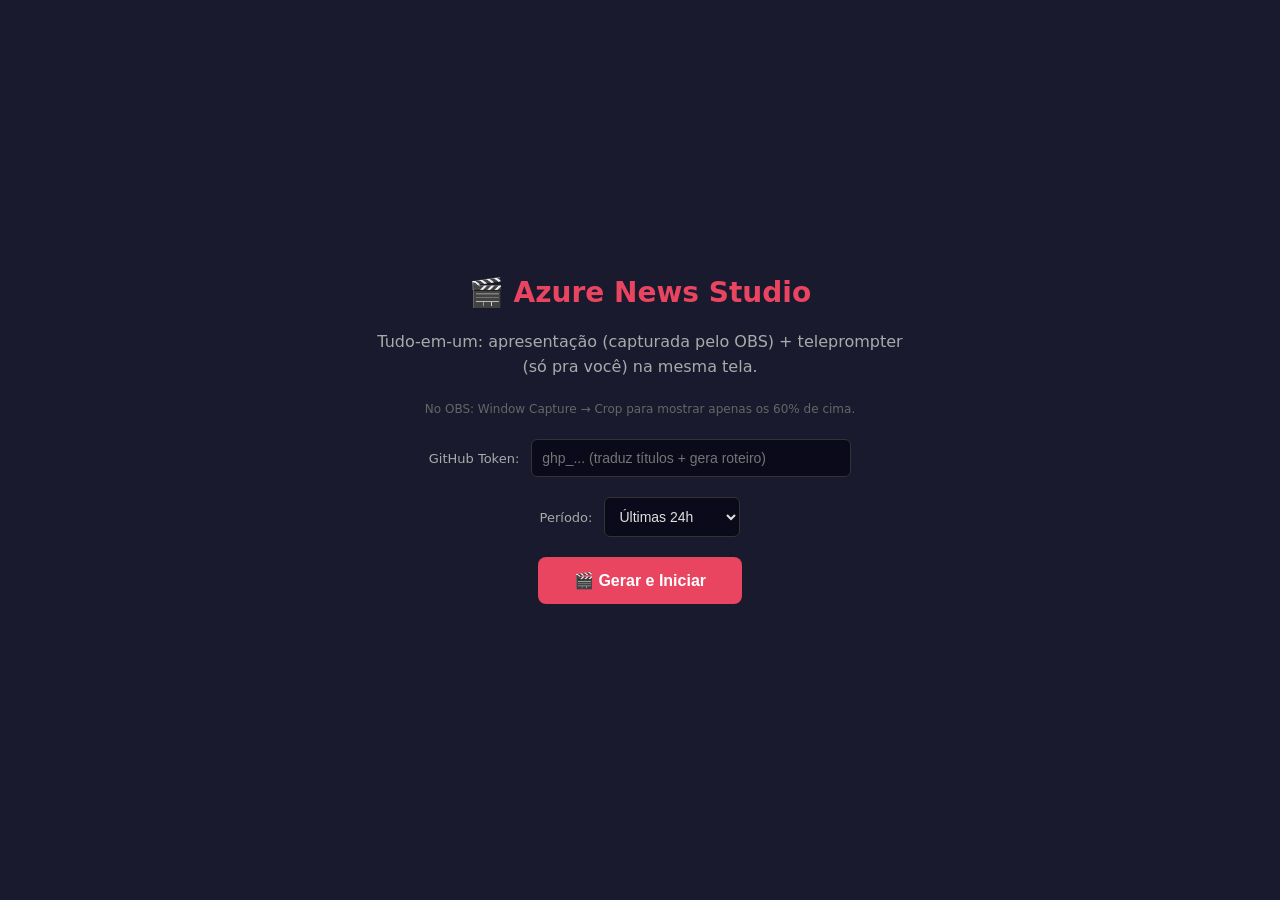
<file: tools/studio.html>
<!DOCTYPE html>
<html lang="pt-BR">
<head>
    <meta charset="UTF-8">
    <meta name="viewport" content="width=device-width, initial-scale=1.0">
    <title>Azure News - Studio</title>
    <style>
        * { margin: 0; padding: 0; box-sizing: border-box; }

        body {
            font-family: 'Segoe UI', system-ui, sans-serif;
            background: #1a1a2e;
            color: #e0e0e0;
            height: 100vh;
            overflow: hidden;
            display: flex;
            flex-direction: column;
        }

        /* === TOP: Presentation area (captured by OBS) === */
        #presentation {
            height: 60vh;
            background: linear-gradient(135deg, #0f0c29, #302b63, #24243e);
            display: flex;
            flex-direction: column;
            position: relative;
            border-bottom: 3px solid #e94560;
        }

        #presentation #header {
            background: rgba(0, 0, 0, 0.4);
            padding: 12px 32px;
            display: flex;
            align-items: center;
            justify-content: space-between;
            border-bottom: 2px solid rgba(233, 69, 96, 0.4);
        }

        #header .brand {
            display: flex;
            align-items: center;
            gap: 10px;
        }

        #header .brand h1 {
            font-size: 20px;
            font-weight: 700;
            background: linear-gradient(90deg, #e94560, #ff6b6b);
            -webkit-background-clip: text;
            -webkit-text-fill-color: transparent;
        }

        #header .date {
            font-size: 14px;
            color: #aaa;
        }

        #header .counter {
            font-size: 13px;
            color: #666;
        }

        #slide-area {
            flex: 1;
            display: flex;
            align-items: center;
            justify-content: center;
            padding: 20px 40px;
        }

        /* Article Card */
        .article-card {
            background: #ffffff;
            border-radius: 14px;
            padding: 32px 40px;
            max-width: 680px;
            width: 100%;
            box-shadow: 0 16px 48px rgba(0, 0, 0, 0.5);
            color: #333;
            animation: cardIn 0.35s ease;
        }

        @keyframes cardIn {
            from { opacity: 0; transform: translateY(12px) scale(0.97); }
            to { opacity: 1; transform: translateY(0) scale(1); }
        }

        .article-card .card-blog {
            display: inline-block;
            background: #e8f4fd;
            color: #1a73e8;
            font-size: 12px;
            font-weight: 600;
            padding: 4px 10px;
            border-radius: 10px;
            text-transform: uppercase;
            letter-spacing: 0.5px;
            margin-bottom: 12px;
        }

        .article-card .card-title {
            font-size: 24px;
            font-weight: 700;
            color: #1a1a1a;
            line-height: 1.3;
            margin-bottom: 10px;
        }

        .article-card .card-meta {
            display: flex;
            align-items: center;
            gap: 14px;
            font-size: 13px;
            color: #666;
            margin-bottom: 12px;
        }

        .article-card .card-summary {
            font-size: 15px;
            color: #555;
            line-height: 1.6;
            margin-bottom: 14px;
        }

        .article-card .card-link {
            font-size: 12px;
            color: #1a73e8;
            word-break: break-all;
            padding: 8px 12px;
            background: #f0f7ff;
            border-radius: 6px;
        }

        /* Special slides */
        .special-slide {
            text-align: center;
            animation: cardIn 0.35s ease;
        }

        .special-slide .big-title {
            font-size: 36px;
            font-weight: 700;
            color: #fff;
            margin-bottom: 12px;
        }

        .special-slide .sub-text {
            font-size: 20px;
            color: #aaa;
        }

        .special-slide .category-pill {
            display: inline-block;
            background: rgba(233, 69, 96, 0.2);
            border: 1px solid #e94560;
            border-radius: 20px;
            padding: 6px 20px;
            font-size: 13px;
            color: #e94560;
            text-transform: uppercase;
            letter-spacing: 2px;
            margin-bottom: 16px;
        }

        /* Progress bar */
        #progress-bar {
            position: absolute;
            bottom: 0;
            left: 0;
            height: 3px;
            background: linear-gradient(90deg, #e94560, #ff6b6b);
            transition: width 0.3s ease;
        }

        /* === BOTTOM: Teleprompter area (NOT captured) === */
        #teleprompter-area {
            height: 40vh;
            background: #0a0a14;
            overflow-y: auto;
            padding: 20px 40px;
            position: relative;
        }

        #teleprompter-area::before {
            content: 'TELEPROMPTER — só você vê isso';
            position: sticky;
            top: 0;
            display: block;
            background: #0a0a14;
            padding: 6px 0 10px;
            font-size: 11px;
            color: #444;
            text-transform: uppercase;
            letter-spacing: 2px;
            border-bottom: 1px solid #222;
            margin-bottom: 12px;
            z-index: 10;
        }

        #teleprompter-text {
            font-size: 22px;
            line-height: 1.7;
            color: #ccc;
        }

        #teleprompter-text .section-title {
            color: #e94560;
            font-size: 14px;
            text-transform: uppercase;
            letter-spacing: 2px;
            margin: 20px 0 8px;
            border-left: 3px solid #e94560;
            padding-left: 10px;
        }

        #teleprompter-text .pause {
            color: #f39c12;
            font-size: 12px;
            text-align: center;
            margin: 12px 0;
            letter-spacing: 3px;
        }

        #teleprompter-text .emphasis {
            color: #fff;
            font-weight: 700;
        }

        #teleprompter-text .current-block {
            background: rgba(233, 69, 96, 0.08);
            border-left: 3px solid #e94560;
            padding: 8px 12px;
            margin: 8px 0;
            border-radius: 4px;
        }

        /* === SETUP SCREEN === */
        #setup {
            position: fixed;
            inset: 0;
            background: #1a1a2e;
            display: flex;
            flex-direction: column;
            align-items: center;
            justify-content: center;
            gap: 20px;
            z-index: 9999;
            padding: 40px;
        }

        #setup.hidden { display: none; }
        #setup h1 { color: #e94560; font-size: 28px; }
        #setup p { color: #aaa; max-width: 550px; text-align: center; line-height: 1.6; }

        .setup-row {
            display: flex;
            align-items: center;
            gap: 12px;
        }

        .setup-row label { color: #aaa; font-size: 13px; }

        .setup-row select, .setup-row input {
            padding: 10px;
            background: #0a0a1a;
            color: #e0e0e0;
            border: 1px solid #333;
            border-radius: 6px;
            font-size: 14px;
        }

        .setup-row input { width: 320px; }

        #start-btn {
            padding: 14px 36px;
            background: #e94560;
            color: white;
            border: none;
            border-radius: 8px;
            font-size: 16px;
            cursor: pointer;
            font-weight: 600;
        }

        #start-btn:hover { background: #ff6b6b; }
        #setup-status { font-size: 13px; color: #666; }

        /* Control bar between presentation and teleprompter */
        #controls-bar {
            background: #111;
            padding: 8px 24px;
            display: flex;
            align-items: center;
            gap: 14px;
            border-bottom: 1px solid #222;
            flex-shrink: 0;
        }

        #controls-bar button {
            padding: 6px 14px;
            border: none;
            border-radius: 5px;
            font-size: 13px;
            font-weight: 600;
            cursor: pointer;
        }

        #controls-bar .btn-play { background: #e94560; color: white; }
        #controls-bar .btn-play:hover { background: #ff6b6b; }
        #controls-bar .btn-nav { background: #222; color: #ccc; }
        #controls-bar .btn-nav:hover { background: #333; }

        #controls-bar .control-group {
            display: flex;
            align-items: center;
            gap: 6px;
            font-size: 12px;
            color: #888;
        }

        #controls-bar input[type="range"] {
            width: 80px;
            accent-color: #e94560;
        }

        #controls-bar .speed-val {
            color: #e94560;
            font-weight: 600;
            min-width: 30px;
        }

        #controls-bar .separator {
            width: 1px;
            height: 20px;
            background: #333;
        }

        #controls-bar .shortcut-hint {
            font-size: 11px;
            color: #444;
            margin-left: auto;
        }

        #controls-bar .shortcut-hint kbd {
            background: #222;
            padding: 1px 5px;
            border-radius: 3px;
            color: #888;
        }

        /* Keyboard hints */
        #hints {
            position: fixed;
            bottom: 8px;
            right: 16px;
            font-size: 10px;
            color: #333;
            z-index: 100;
        }
    </style>
</head>
<body>

<!-- SETUP -->
<div id="setup">
    <h1>🎬 Azure News Studio</h1>
    <p>Tudo-em-um: apresentação (capturada pelo OBS) + teleprompter (só pra você) na mesma tela.</p>
    <p style="font-size:12px; color:#666;">No OBS: Window Capture → Crop para mostrar apenas os 60% de cima.</p>

    <div class="setup-row">
        <label>GitHub Token:</label>
        <input type="password" id="gh-token" placeholder="ghp_... (traduz títulos + gera roteiro)">
    </div>
    <div class="setup-row">
        <label>Período:</label>
        <select id="days-select">
            <option value="1">Últimas 24h</option>
            <option value="2">Últimos 2 dias</option>
            <option value="3">Últimos 3 dias</option>
            <option value="7">Última semana</option>
        </select>
    </div>

    <button id="start-btn" onclick="start()">🎬 Gerar e Iniciar</button>
    <div id="setup-status"></div>
</div>

<!-- TOP: Presentation (OBS captures this) -->
<div id="presentation">
    <div id="header">
        <div class="brand">
            <span style="font-size:22px;">☁️</span>
            <h1>Azure News Diário</h1>
        </div>
        <div class="date" id="date-display"></div>
        <div class="counter" id="counter"></div>
    </div>
    <div id="slide-area"></div>
    <div id="progress-bar"></div>
</div>

<!-- BOTTOM: Controls + Teleprompter (only you see this) -->
<div id="controls-bar">
    <button class="btn-play" id="play-btn" onclick="toggleAutoScroll()">▶ Play</button>
    <div class="separator"></div>
    <button class="btn-nav" onclick="showSlide(currentSlide - 1)">◀ Anterior</button>
    <button class="btn-nav" onclick="showSlide(currentSlide + 1)">Próximo ▶</button>
    <div class="separator"></div>
    <div class="control-group">
        <label>Velocidade:</label>
        <input type="range" id="speed-slider" min="0.5" max="4" step="0.5" value="1.5">
        <span class="speed-val" id="speed-val">1.5x</span>
    </div>
    <div class="separator"></div>
    <div class="control-group">
        <label>Fonte:</label>
        <input type="range" id="font-slider" min="16" max="36" step="2" value="22">
    </div>
    <span class="shortcut-hint">
        <kbd>Space</kbd> Play/Pause <kbd>→</kbd><kbd>←</kbd> Slides <kbd>↑</kbd><kbd>↓</kbd> Velocidade
    </span>
</div>

<div id="teleprompter-area">
    <div id="teleprompter-text"></div>
</div>

<div id="hints" style="display:none;"></div>

<script>
const FEED_URL = 'https://azurefeed.news/data/feeds.json';
let slides = [];
let currentSlide = 0;
let teleprompterBlocks = [];
let scrolling = false;
let scrollSpeed = 1.5;
let scrollAnimId = null;

// Load saved token
document.getElementById('gh-token').value = localStorage.getItem('studio_github_token') || '';

// Auto-scroll controls
function toggleAutoScroll() {
    scrolling = !scrolling;
    document.getElementById('play-btn').textContent = scrolling ? '⏸ Pause' : '▶ Play';
    if (scrolling) startAutoScroll();
    else stopAutoScroll();
}

function startAutoScroll() {
    const teleEl = document.getElementById('teleprompter-area');
    const scroll = () => {
        if (!scrolling) return;
        teleEl.scrollTop += scrollSpeed;
        scrollAnimId = requestAnimationFrame(scroll);
    };
    scrollAnimId = requestAnimationFrame(scroll);
}

function stopAutoScroll() {
    if (scrollAnimId) cancelAnimationFrame(scrollAnimId);
}

// Speed slider
document.getElementById('speed-slider').addEventListener('input', (e) => {
    scrollSpeed = parseFloat(e.target.value);
    document.getElementById('speed-val').textContent = scrollSpeed + 'x';
});

// Font slider
document.getElementById('font-slider').addEventListener('input', (e) => {
    document.getElementById('teleprompter-text').style.fontSize = e.target.value + 'px';
});

async function start() {
    const statusEl = document.getElementById('setup-status');
    statusEl.textContent = '⏳ Carregando artigos...';

    const token = document.getElementById('gh-token').value.trim();
    if (token) localStorage.setItem('studio_github_token', token);

    const daysBack = parseInt(document.getElementById('days-select').value);

    try {
        const resp = await fetch(FEED_URL);
        if (!resp.ok) throw new Error(`Erro: ${resp.status}`);
        const data = await resp.json();

        const cutoff = new Date(Date.now() - daysBack * 86400000).toISOString();
        let articles = (data.articles || []).filter(a => (a.published || '') >= cutoff);

        if (!articles.length) {
            statusEl.textContent = '⚠️ Nenhum artigo. Aumente o período.';
            return;
        }

        // Translate titles if token available
        if (token) {
            statusEl.textContent = '🌐 Traduzindo títulos...';
            const translations = await translateTitles(articles, token);
            if (translations) {
                translations.forEach((t, i) => { if (articles[i]) articles[i].titlePT = t; });
            }
        }

        // Generate teleprompter script
        if (token) {
            statusEl.textContent = '🤖 Gerando roteiro em PT-BR...';
            const script = await generateScript(articles, token);
            if (script) buildTeleprompter(script);
            else buildBasicTeleprompter(articles);
        } else {
            buildBasicTeleprompter(articles);
        }

        buildSlides(articles);
        document.getElementById('setup').classList.add('hidden');
        document.getElementById('date-display').textContent =
            new Date().toLocaleDateString('pt-BR', { day: 'numeric', month: 'long', year: 'numeric' });
        showSlide(0);

    } catch (err) {
        statusEl.textContent = `❌ ${err.message}`;
    }
}

async function translateTitles(articles, token) {
    const titles = articles.map(a => a.title).slice(0, 40);
    try {
        const resp = await fetch('https://models.inference.ai.azure.com/chat/completions', {
            method: 'POST',
            headers: { 'Content-Type': 'application/json', 'Authorization': `Bearer ${token}` },
            body: JSON.stringify({
                model: 'gpt-4o-mini',
                messages: [{ role: 'user', content: `Traduza para PT-BR, mantendo termos técnicos. Retorne só JSON array:\n${JSON.stringify(titles)}` }],
                max_tokens: 2000, temperature: 0.2
            })
        });
        if (!resp.ok) return null;
        const r = await resp.json();
        const match = r.choices[0].message.content.match(/\[[\s\S]*\]/);
        return match ? JSON.parse(match[0]) : null;
    } catch (e) { return null; }
}

async function generateScript(articles, token) {
    const grouped = {};
    articles.forEach(a => { const c = a.blog || 'Geral'; if (!grouped[c]) grouped[c] = []; grouped[c].push(a); });

    let articlesText = '';
    for (const [blog, items] of Object.entries(grouped)) {
        articlesText += `\n## ${blog}\n`;
        items.slice(0, 4).forEach(item => {
            articlesText += `- ${item.title}: ${(item.summary || '').slice(0, 150)}\n`;
        });
    }

    const today = new Date().toLocaleDateString('pt-BR', { day: 'numeric', month: 'long', year: 'numeric' });
    const prompt = `Você apresenta um canal de YouTube sobre Azure. Gere roteiro em PT-BR para vídeo diário.

Data: ${today} | ${articles.length} artigos

${articlesText}

REGRAS:
- Frases curtas (max 12 palavras) para teleprompter
- Marque [PAUSA] entre blocos
- Marque [BLOCO: NomeCategoria] antes de cada grupo
- Abertura breve cumprimentando
- Encerramento pedindo like/inscrição
- Para cada artigo: explique O QUE é e POR QUE importa (2-3 frases)
- Duração: 5-7 min (~800 palavras)

Gere:`;

    try {
        const resp = await fetch('https://models.inference.ai.azure.com/chat/completions', {
            method: 'POST',
            headers: { 'Content-Type': 'application/json', 'Authorization': `Bearer ${token}` },
            body: JSON.stringify({
                model: 'gpt-4o',
                messages: [{ role: 'user', content: prompt }],
                max_tokens: 2500, temperature: 0.7
            })
        });
        if (!resp.ok) return null;
        const r = await resp.json();
        return r.choices[0].message.content.trim();
    } catch (e) { return null; }
}

function buildTeleprompter(script) {
    const el = document.getElementById('teleprompter-text');
    let html = '';
    for (const line of script.split('\n')) {
        const t = line.trim();
        if (t.match(/^\[(ABERTURA|ENCERRAMENTO)\]$/)) {
            html += `<div class="section-title">${t.replace(/[\[\]]/g, '')}</div>`;
        } else if (t.match(/^\[BLOCO:\s*(.+)\]$/)) {
            const name = t.match(/^\[BLOCO:\s*(.+)\]$/)[1];
            html += `<div class="section-title">📌 ${name}</div>`;
        } else if (t === '[PAUSA]') {
            html += `<div class="pause">· · · PAUSA · · ·</div>`;
        } else if (t) {
            const processed = t.replace(/\*\*(.+?)\*\*/g, '<span class="emphasis">$1</span>');
            html += `<div>${processed}</div>`;
        }
    }
    el.innerHTML = html;
}

function buildBasicTeleprompter(articles) {
    const el = document.getElementById('teleprompter-text');
    const today = new Date().toLocaleDateString('pt-BR', { day: 'numeric', month: 'long', year: 'numeric' });
    const grouped = {};
    articles.forEach(a => { const c = a.blog || 'Geral'; if (!grouped[c]) grouped[c] = []; grouped[c].push(a); });

    let html = `<div class="section-title">ABERTURA</div>`;
    html += `<div>E aí pessoal, tudo bem?</div>`;
    html += `<div class="pause">· · · PAUSA · · ·</div>`;
    html += `<div>Bem-vindos ao <span class="emphasis">Azure News Diário</span>.</div>`;
    html += `<div>Hoje, ${today}, temos <span class="emphasis">${articles.length} atualizações</span>.</div>`;
    html += `<div>Vamos lá.</div>`;
    html += `<div class="pause">· · · PAUSA · · ·</div>`;

    for (const [blog, items] of Object.entries(grouped)) {
        html += `<div class="section-title">📌 ${blog}</div>`;
        items.slice(0, 4).forEach(item => {
            html += `<div>Novidade: <span class="emphasis">${item.titlePT || item.title}</span>.</div>`;
            html += `<div>Publicado por ${item.author || 'Microsoft'}.</div>`;
            html += `<div class="pause">· · ·</div>`;
        });
    }

    html += `<div class="section-title">ENCERRAMENTO</div>`;
    html += `<div>Essas foram as novidades de hoje.</div>`;
    html += `<div>Links na descrição.</div>`;
    html += `<div class="pause">· · · PAUSA · · ·</div>`;
    html += `<div>Deixa o <span class="emphasis">like</span> e se inscreve.</div>`;
    html += `<div>Até amanhã, valeu!</div>`;

    el.innerHTML = html;
}

function buildSlides(articles) {
    slides = [];
    const grouped = {};
    articles.forEach(a => { const c = a.blog || 'Geral'; if (!grouped[c]) grouped[c] = []; grouped[c].push(a); });

    slides.push({ type: 'intro', category: 'ABERTURA', title: 'Azure News Diário', summary: `${articles.length} atualizações` });

    for (const [blog, items] of Object.entries(grouped)) {
        items.slice(0, 4).forEach(item => {
            slides.push({
                type: 'article',
                category: blog,
                title: item.titlePT || item.title,
                titleOriginal: item.title,
                summary: (item.summary || '').slice(0, 200),
                author: item.author || 'Microsoft',
                link: item.link || '',
                date: item.published ? new Date(item.published).toLocaleDateString('pt-BR', { day: 'numeric', month: 'short', year: 'numeric' }) : ''
            });
        });
    }

    slides.push({ type: 'outro', category: 'ENCERRAMENTO', title: 'Isso é tudo por hoje!', summary: 'Like 👍 · Inscreva-se 🔔 · Até amanhã!' });
}

function showSlide(index) {
    if (index < 0 || index >= slides.length) return;
    currentSlide = index;
    const slide = slides[index];
    const area = document.getElementById('slide-area');
    const counter = document.getElementById('counter');
    const progress = document.getElementById('progress-bar');

    counter.textContent = `${index + 1} / ${slides.length}`;
    progress.style.width = `${((index + 1) / slides.length) * 100}%`;

    if (slide.type === 'article') {
        area.innerHTML = `
            <div class="article-card">
                <div class="card-blog">${slide.category}</div>
                <div class="card-title">${slide.title}</div>
                <div class="card-meta">
                    <span>✍️ ${slide.author}</span>
                    <span>📅 ${slide.date}</span>
                </div>
                <div class="card-summary">${slide.summary}</div>
                ${slide.link ? `<div class="card-link">🔗 ${slide.link}</div>` : ''}
            </div>`;
    } else {
        area.innerHTML = `
            <div class="special-slide">
                <div class="category-pill">${slide.category}</div>
                <div class="big-title">${slide.title}</div>
                <div class="sub-text">${slide.summary || ''}</div>
            </div>`;
    }

    // Scroll teleprompter to matching section
    scrollTeleprompterToSlide(index);
}

function scrollTeleprompterToSlide(index) {
    const teleEl = document.getElementById('teleprompter-area');
    const sections = teleEl.querySelectorAll('.section-title');
    // Rough mapping: scroll proportionally
    const ratio = index / Math.max(slides.length - 1, 1);
    const scrollTarget = ratio * (teleEl.scrollHeight - teleEl.clientHeight);
    teleEl.scrollTo({ top: scrollTarget, behavior: 'smooth' });
}

// Keyboard controls
document.addEventListener('keydown', (e) => {
    if (!document.getElementById('setup').classList.contains('hidden')) return;
    switch (e.key) {
        case ' ':
            e.preventDefault();
            toggleAutoScroll();
            break;
        case 'ArrowRight':
            e.preventDefault();
            showSlide(currentSlide + 1);
            break;
        case 'ArrowLeft':
            e.preventDefault();
            showSlide(currentSlide - 1);
            break;
        case 'ArrowUp':
            e.preventDefault();
            scrollSpeed = Math.min(4, scrollSpeed + 0.5);
            document.getElementById('speed-slider').value = scrollSpeed;
            document.getElementById('speed-val').textContent = scrollSpeed + 'x';
            break;
        case 'ArrowDown':
            e.preventDefault();
            scrollSpeed = Math.max(0.5, scrollSpeed - 0.5);
            document.getElementById('speed-slider').value = scrollSpeed;
            document.getElementById('speed-val').textContent = scrollSpeed + 'x';
            break;
        case 'f':
        case 'F':
            document.documentElement.requestFullscreen();
            break;
        case 'Home':
            showSlide(0);
            break;
        case 'End':
            showSlide(slides.length - 1);
            break;
    }
});
</script>
</body>
</html>
</file>
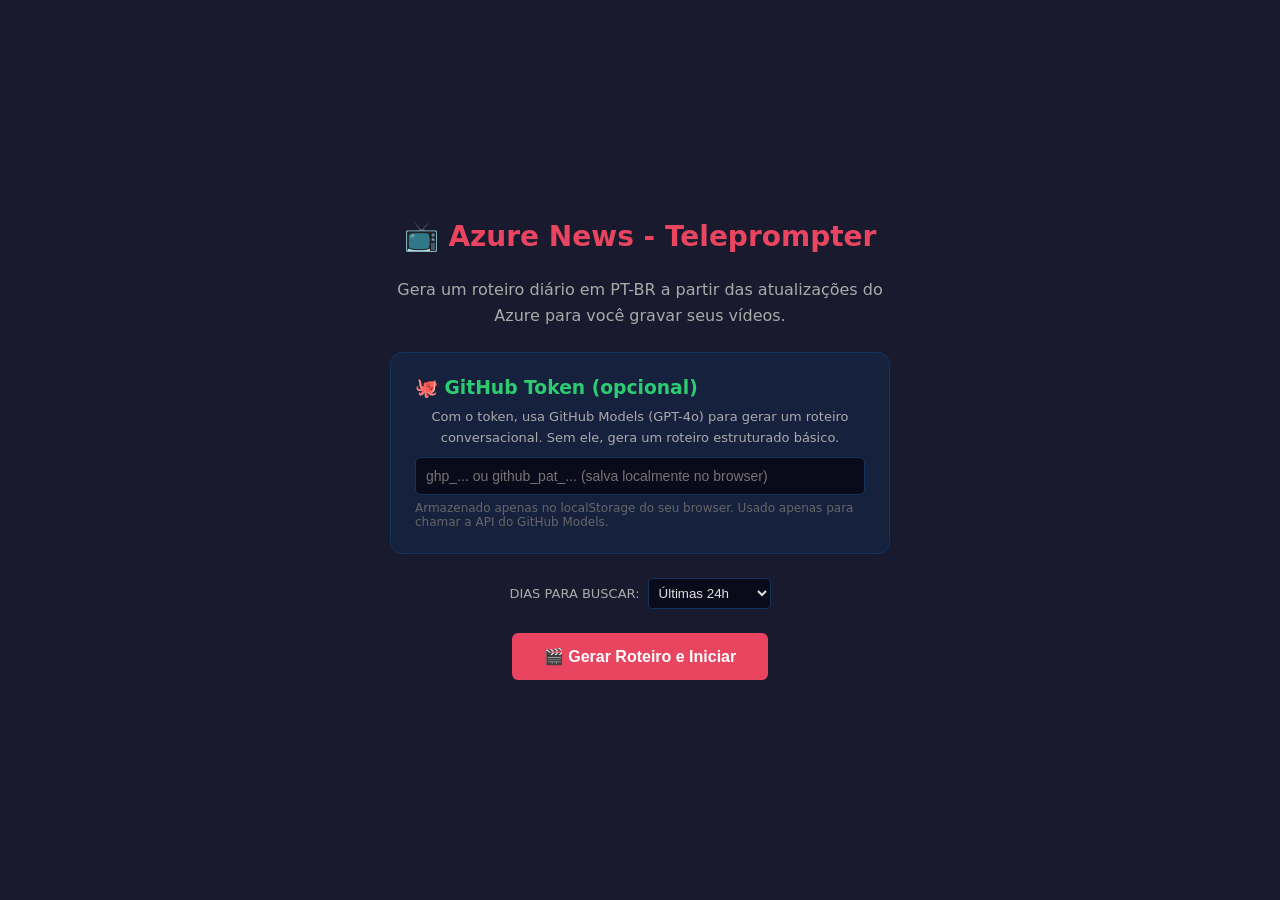
<file: tools/teleprompter.html>
<!DOCTYPE html>
<html lang="pt-BR">
<head>
    <meta charset="UTF-8">
    <meta name="viewport" content="width=device-width, initial-scale=1.0">
    <title>Azure News - Teleprompter</title>
    <style>
        * { margin: 0; padding: 0; box-sizing: border-box; }

        body {
            font-family: 'Segoe UI', system-ui, sans-serif;
            background: #1a1a2e;
            color: #e0e0e0;
            min-height: 100vh;
        }

        /* Control Panel */
        #controls {
            position: fixed;
            top: 0;
            left: 0;
            right: 0;
            z-index: 1000;
            background: #16213e;
            border-bottom: 2px solid #0f3460;
            padding: 12px 24px;
            display: flex;
            align-items: center;
            gap: 16px;
            flex-wrap: wrap;
            transition: transform 0.3s;
        }

        #controls.hidden {
            transform: translateY(-100%);
        }

        .btn {
            padding: 8px 16px;
            border: none;
            border-radius: 6px;
            cursor: pointer;
            font-size: 14px;
            font-weight: 600;
            transition: all 0.2s;
        }

        .btn-primary { background: #e94560; color: white; }
        .btn-primary:hover { background: #ff6b6b; }
        .btn-secondary { background: #0f3460; color: #e0e0e0; }
        .btn-secondary:hover { background: #1a4a7a; }
        .btn-success { background: #2ecc71; color: white; }
        .btn-success:hover { background: #27ae60; }

        .control-group {
            display: flex;
            align-items: center;
            gap: 8px;
        }

        .control-group label {
            font-size: 12px;
            color: #aaa;
            text-transform: uppercase;
        }

        #speed-slider {
            width: 100px;
            accent-color: #e94560;
        }

        #font-size-slider {
            width: 80px;
            accent-color: #e94560;
        }

        .speed-value, .font-value {
            font-size: 13px;
            color: #e94560;
            min-width: 35px;
        }

        /* Status indicator */
        #status {
            font-size: 12px;
            color: #aaa;
            margin-left: auto;
        }

        #status .count { color: #2ecc71; font-weight: bold; }

        /* Teleprompter Area */
        #teleprompter {
            padding: 80px 10% 50vh;
            max-width: 900px;
            margin: 0 auto;
            line-height: 1.8;
            font-size: 32px;
            transition: font-size 0.2s;
        }

        #teleprompter.fullscreen-mode {
            padding-top: 45vh;
        }

        .script-section {
            margin-bottom: 40px;
        }

        .section-title {
            color: #e94560;
            font-size: 0.7em;
            text-transform: uppercase;
            letter-spacing: 2px;
            margin-bottom: 16px;
            border-left: 4px solid #e94560;
            padding-left: 12px;
        }

        .script-line {
            margin-bottom: 12px;
        }

        .pause-marker {
            color: #f39c12;
            font-size: 0.6em;
            text-align: center;
            margin: 24px 0;
            letter-spacing: 4px;
        }

        .emphasis {
            color: #fff;
            font-weight: 700;
        }

        .article-link {
            font-size: 0.5em;
            color: #555;
            display: block;
            margin-top: 4px;
        }

        /* Reading guide line */
        #reading-guide {
            position: fixed;
            top: 35%;
            left: 0;
            right: 0;
            height: 3px;
            background: rgba(233, 69, 96, 0.3);
            pointer-events: none;
            z-index: 500;
            display: none;
        }

        #reading-guide.visible {
            display: block;
        }

        /* Loading / Setup */
        #setup-panel {
            position: fixed;
            inset: 0;
            background: #1a1a2e;
            display: flex;
            flex-direction: column;
            align-items: center;
            justify-content: center;
            z-index: 2000;
            gap: 24px;
            padding: 40px;
        }

        #setup-panel.hidden { display: none; }

        #setup-panel h1 {
            font-size: 28px;
            color: #e94560;
        }

        #setup-panel p {
            color: #aaa;
            max-width: 500px;
            text-align: center;
            line-height: 1.6;
        }

        .setup-option {
            background: #16213e;
            border: 1px solid #0f3460;
            border-radius: 12px;
            padding: 24px;
            max-width: 500px;
            width: 100%;
        }

        .setup-option h3 {
            color: #2ecc71;
            margin-bottom: 8px;
        }

        .setup-option input {
            width: 100%;
            padding: 10px;
            border: 1px solid #0f3460;
            border-radius: 6px;
            background: #0a0a1a;
            color: #e0e0e0;
            font-size: 14px;
            margin-top: 8px;
        }

        .setup-option .hint {
            font-size: 12px;
            color: #666;
            margin-top: 6px;
        }

        #loading-text {
            color: #aaa;
            font-size: 14px;
            display: none;
        }

        /* Mirror mode */
        body.mirror #teleprompter {
            transform: scaleX(-1);
        }

        /* Keyboard shortcuts overlay */
        #shortcuts {
            position: fixed;
            bottom: 16px;
            right: 16px;
            background: rgba(22, 33, 62, 0.9);
            padding: 12px 16px;
            border-radius: 8px;
            font-size: 11px;
            color: #888;
            z-index: 900;
            line-height: 1.8;
        }

        #shortcuts kbd {
            background: #0f3460;
            padding: 2px 6px;
            border-radius: 3px;
            color: #e0e0e0;
        }

        #shortcuts.hidden { display: none; }
    </style>
</head>
<body>

<div id="setup-panel">
    <h1>📺 Azure News - Teleprompter</h1>
    <p>Gera um roteiro diário em PT-BR a partir das atualizações do Azure para você gravar seus vídeos.</p>

    <div class="setup-option">
        <h3>🐙 GitHub Token (opcional)</h3>
        <p style="font-size:13px; color:#aaa;">Com o token, usa GitHub Models (GPT-4o) para gerar um roteiro conversacional. Sem ele, gera um roteiro estruturado básico.</p>
        <input type="password" id="api-key-input" placeholder="ghp_... ou github_pat_... (salva localmente no browser)">
        <div class="hint">Armazenado apenas no localStorage do seu browser. Usado apenas para chamar a API do GitHub Models.</div>
    </div>

    <div class="control-group">
        <label style="color:#aaa; font-size:13px;">Dias para buscar:</label>
        <select id="days-select" style="padding:6px; background:#0a0a1a; color:#e0e0e0; border:1px solid #0f3460; border-radius:4px;">
            <option value="1">Últimas 24h</option>
            <option value="2">Últimos 2 dias</option>
            <option value="3">Últimos 3 dias</option>
            <option value="7">Última semana</option>
        </select>
    </div>

    <button class="btn btn-primary" onclick="startTeleprompter()" style="padding:14px 32px; font-size:16px;">
        🎬 Gerar Roteiro e Iniciar
    </button>
    <div id="loading-text">⏳ Buscando artigos e gerando roteiro...</div>
</div>

<div id="controls" class="hidden">
    <button class="btn btn-primary" id="play-btn" onclick="toggleScroll()">▶ Play</button>
    <button class="btn btn-secondary" onclick="resetScroll()">⏮ Início</button>

    <div class="control-group">
        <label>Velocidade</label>
        <input type="range" id="speed-slider" min="0.5" max="5" step="0.5" value="1.5">
        <span class="speed-value" id="speed-display">1.5x</span>
    </div>

    <div class="control-group">
        <label>Fonte</label>
        <input type="range" id="font-size-slider" min="20" max="56" step="2" value="32">
        <span class="font-value" id="font-display">32px</span>
    </div>

    <button class="btn btn-secondary" onclick="toggleGuide()">⎯ Guia</button>
    <button class="btn btn-secondary" onclick="toggleMirror()">🪞 Mirror</button>
    <button class="btn btn-secondary" onclick="toggleFullscreen()">⛶ Fullscreen</button>
    <button class="btn btn-success" onclick="regenerate()">🔄 Regerar</button>

    <span id="status"></span>
</div>

<div id="reading-guide"></div>

<div id="teleprompter"></div>

<div id="shortcuts">
    <kbd>Space</kbd> Play/Pause &nbsp;
    <kbd>↑↓</kbd> Velocidade &nbsp;
    <kbd>R</kbd> Início &nbsp;
    <kbd>F</kbd> Fullscreen &nbsp;
    <kbd>G</kbd> Guia &nbsp;
    <kbd>H</kbd> Esconder painel &nbsp;
    <kbd>?</kbd> Atalhos
</div>

<script>
const FEED_URL = 'https://azurefeed.news/data/feeds.json';
let scrolling = false;
let scrollSpeed = 1.5;
let animationId = null;
let articles = [];

// Load saved GitHub token
document.getElementById('api-key-input').value = localStorage.getItem('teleprompter_github_token') || '';

function saveApiKey() {
    const key = document.getElementById('api-key-input').value.trim();
    if (key) localStorage.setItem('teleprompter_github_token', key);
    else localStorage.removeItem('teleprompter_github_token');
    return key;
}

async function startTeleprompter() {
    const loadingEl = document.getElementById('loading-text');
    loadingEl.style.display = 'block';

    const apiKey = saveApiKey();
    const daysBack = parseInt(document.getElementById('days-select').value);

    try {
        // Fetch feeds
        const resp = await fetch(FEED_URL);
        if (!resp.ok) throw new Error(`Erro ao buscar feeds: ${resp.status}`);
        const data = await resp.json();

        // Filter articles by date
        const cutoff = new Date(Date.now() - daysBack * 86400000).toISOString();
        articles = (data.articles || []).filter(a => (a.published || '') >= cutoff);

        if (articles.length === 0) {
            loadingEl.textContent = '⚠️ Nenhum artigo encontrado no período. Tente aumentar os dias.';
            return;
        }

        // Group by category
        const grouped = {};
        articles.forEach(a => {
            const cat = a.blog || 'Geral';
            if (!grouped[cat]) grouped[cat] = [];
            grouped[cat].push(a);
        });

        let script;
        if (apiKey) {
            loadingEl.textContent = '🤖 Gerando roteiro com GitHub Models (GPT-4o)...';
            script = await generateWithAI(articles, grouped, apiKey);
        } else {
            script = generateBasicScript(articles, grouped);
        }

        renderScript(script);
        document.getElementById('setup-panel').classList.add('hidden');
        document.getElementById('controls').classList.remove('hidden');
        document.getElementById('status').innerHTML = `<span class="count">${articles.length}</span> artigos | ${Object.keys(grouped).length} categorias`;

    } catch (err) {
        loadingEl.textContent = `❌ Erro: ${err.message}`;
        console.error(err);
    }
}

async function generateWithAI(articles, grouped, apiKey) {
    const today = new Date().toLocaleDateString('pt-BR', { day: 'numeric', month: 'long', year: 'numeric' });

    let articlesText = '';
    for (const [blog, items] of Object.entries(grouped)) {
        articlesText += `\n## ${blog}\n`;
        items.slice(0, 5).forEach(item => {
            articlesText += `- ${item.title}: ${(item.summary || '').slice(0, 200)}\n`;
        });
    }

    const prompt = `Você é um apresentador de um canal de YouTube sobre Azure e Cloud Computing.
Gere um roteiro completo em português brasileiro para um vídeo diário de atualizações do Azure.

Data: ${today}
Total de atualizações: ${articles.length}

Artigos do dia:
${articlesText}

REGRAS DO ROTEIRO:
1. Use linguagem conversacional mas profissional
2. Frases curtas (máximo 15 palavras por frase) para facilitar leitura no teleprompter
3. Marque pausas com [PAUSA]
4. Marque ênfases com **palavra**
5. Agrupe por tema/categoria
6. Inclua abertura cumprimentando o público
7. Inclua encerramento pedindo like e inscrição
8. Para cada atualização, explique brevemente O QUE mudou e POR QUE é relevante
9. Use analogias simples quando possível
10. Duração alvo: 5-8 minutos de leitura (aproximadamente 800-1200 palavras)

FORMATO:
[ABERTURA]
(texto)

[PAUSA]

[BLOCO: Nome]
(texto)

[PAUSA]

[ENCERRAMENTO]
(texto)

Gere o roteiro completo:`;

    const resp = await fetch('https://models.inference.ai.azure.com/chat/completions', {
        method: 'POST',
        headers: {
            'Content-Type': 'application/json',
            'Authorization': `Bearer ${apiKey}`
        },
        body: JSON.stringify({
            model: 'gpt-4o',
            messages: [{ role: 'user', content: prompt }],
            max_tokens: 3000,
            temperature: 0.7
        })
    });

    if (!resp.ok) {
        const err = await resp.text();
        throw new Error(`GitHub Models erro: ${resp.status} - ${err.slice(0, 200)}`);
    }

    const result = await resp.json();
    return result.choices[0].message.content.trim();
}

function generateBasicScript(articles, grouped) {
    const today = new Date().toLocaleDateString('pt-BR', { day: 'numeric', month: 'long', year: 'numeric' });
    let lines = [];

    lines.push('[ABERTURA]');
    lines.push('');
    lines.push('E aí pessoal, tudo bem?');
    lines.push('[PAUSA]');
    lines.push(`Bem-vindos a mais um **Azure News Diário**.`);
    lines.push(`Hoje é ${today}.`);
    lines.push(`Temos **${articles.length} atualizações** para cobrir.`);
    lines.push('Vamos direto ao ponto.');
    lines.push('[PAUSA]');
    lines.push('');

    let blockNum = 1;
    for (const [blog, items] of Object.entries(grouped)) {
        lines.push(`[BLOCO: ${blog}]`);
        lines.push('');
        lines.push(`Vamos falar agora sobre novidades de **${blog}**.`);
        lines.push('[PAUSA]');
        lines.push('');
        items.slice(0, 4).forEach((item, i) => {
            lines.push(`Novidade ${i + 1}:`);
            lines.push(`O artigo se chama **"${item.title}"**.`);
            lines.push(`Publicado por ${item.author || 'Microsoft'}.`);
            lines.push(`Vou deixar o link na descrição do vídeo.`);
            lines.push('[PAUSA]');
            lines.push('');
        });
        blockNum++;
    }

    lines.push('[ENCERRAMENTO]');
    lines.push('');
    lines.push('E essas foram as novidades de hoje.');
    lines.push('[PAUSA]');
    lines.push('Todos os links estão na descrição.');
    lines.push('Se esse conteúdo te ajudou,');
    lines.push('deixa o **like** e se inscreve no canal.');
    lines.push('[PAUSA]');
    lines.push('Nos vemos amanhã com mais atualizações.');
    lines.push('Valeu pessoal, até a próxima!');

    return lines.join('\n');
}

function renderScript(scriptText) {
    const el = document.getElementById('teleprompter');
    let html = '';

    const lines = scriptText.split('\n');
    let inSection = false;

    for (const line of lines) {
        const trimmed = line.trim();

        if (trimmed.match(/^\[(ABERTURA|ENCERRAMENTO)\]$/)) {
            const title = trimmed.replace(/[\[\]]/g, '');
            html += `<div class="script-section"><div class="section-title">${title}</div>`;
            inSection = true;
        } else if (trimmed.match(/^\[BLOCO:\s*(.+)\]$/)) {
            if (inSection) html += '</div>';
            const title = trimmed.match(/^\[BLOCO:\s*(.+)\]$/)[1];
            html += `<div class="script-section"><div class="section-title">📌 ${title}</div>`;
            inSection = true;
        } else if (trimmed === '[PAUSA]') {
            html += '<div class="pause-marker">· · · PAUSA · · ·</div>';
        } else if (trimmed === '') {
            html += '<br>';
        } else {
            // Process emphasis **word**
            const processed = trimmed.replace(/\*\*(.+?)\*\*/g, '<span class="emphasis">$1</span>');
            html += `<div class="script-line">${processed}</div>`;
        }
    }
    if (inSection) html += '</div>';

    el.innerHTML = html;
}

// Scroll controls
function toggleScroll() {
    scrolling = !scrolling;
    document.getElementById('play-btn').textContent = scrolling ? '⏸ Pause' : '▶ Play';
    if (scrolling) startScroll();
    else stopScroll();
}

function startScroll() {
    const scroll = () => {
        if (!scrolling) return;
        window.scrollBy(0, scrollSpeed);
        animationId = requestAnimationFrame(scroll);
    };
    animationId = requestAnimationFrame(scroll);
}

function stopScroll() {
    if (animationId) cancelAnimationFrame(animationId);
}

function resetScroll() {
    window.scrollTo({ top: 0, behavior: 'smooth' });
}

// Speed control
document.getElementById('speed-slider').addEventListener('input', (e) => {
    scrollSpeed = parseFloat(e.target.value);
    document.getElementById('speed-display').textContent = scrollSpeed + 'x';
});

// Font size control
document.getElementById('font-size-slider').addEventListener('input', (e) => {
    const size = e.target.value;
    document.getElementById('teleprompter').style.fontSize = size + 'px';
    document.getElementById('font-display').textContent = size + 'px';
});

function toggleGuide() {
    document.getElementById('reading-guide').classList.toggle('visible');
}

function toggleMirror() {
    document.body.classList.toggle('mirror');
}

function toggleFullscreen() {
    if (!document.fullscreenElement) {
        document.documentElement.requestFullscreen();
        document.getElementById('teleprompter').classList.add('fullscreen-mode');
    } else {
        document.exitFullscreen();
        document.getElementById('teleprompter').classList.remove('fullscreen-mode');
    }
}

function toggleControls() {
    document.getElementById('controls').classList.toggle('hidden');
}

function toggleShortcuts() {
    document.getElementById('shortcuts').classList.toggle('hidden');
}

function regenerate() {
    document.getElementById('setup-panel').classList.remove('hidden');
    document.getElementById('controls').classList.add('hidden');
    document.getElementById('loading-text').style.display = 'none';
}

// Keyboard shortcuts
document.addEventListener('keydown', (e) => {
    if (document.getElementById('setup-panel').classList.contains('hidden')) {
        switch (e.key) {
            case ' ':
                e.preventDefault();
                toggleScroll();
                break;
            case 'ArrowUp':
                e.preventDefault();
                scrollSpeed = Math.min(5, scrollSpeed + 0.5);
                document.getElementById('speed-slider').value = scrollSpeed;
                document.getElementById('speed-display').textContent = scrollSpeed + 'x';
                break;
            case 'ArrowDown':
                e.preventDefault();
                scrollSpeed = Math.max(0.5, scrollSpeed - 0.5);
                document.getElementById('speed-slider').value = scrollSpeed;
                document.getElementById('speed-display').textContent = scrollSpeed + 'x';
                break;
            case 'r':
            case 'R':
                resetScroll();
                break;
            case 'f':
            case 'F':
                toggleFullscreen();
                break;
            case 'g':
            case 'G':
                toggleGuide();
                break;
            case 'h':
            case 'H':
                toggleControls();
                break;
            case '?':
                toggleShortcuts();
                break;
        }
    }
});
</script>
</body>
</html>
</file>
<file: css/styles.css>
/* ===== Design Tokens ===== */
:root {
  --bg-primary: #fafafa;
  --bg-secondary: #ffffff;
  --bg-tertiary: #f1f1f3;
  --text-primary: #0a0a0b;
  --text-secondary: #5a5a64;
  --text-tertiary: #7c7c86;
  --border-color: #e6e6ea;
  --azure-blue: #0078D4;
  --azure-blue-light: #50E6FF;
  --azure-blue-dark: #005A9E;
  --glass-bg: rgba(250, 250, 250, 0.75);
  --shadow-md: 0 12px 32px -12px rgba(0, 0, 0, 0.18);
  --radius-sm: 8px;
  --radius-md: 12px;
  --radius-lg: 18px;
  --transition: 0.18s ease;
  --sticky-top: 120px;
  --content-w: 1120px;
}

[data-theme="dark"] {
  --bg-primary: #09090b;
  --bg-secondary: #111113;
  --bg-tertiary: #1c1c20;
  --text-primary: #f4f4f5;
  --text-secondary: #a1a1aa;
  --text-tertiary: #71717a;
  --border-color: #232328;
  --glass-bg: rgba(9, 9, 11, 0.75);
  --shadow-md: 0 12px 36px -12px rgba(0, 120, 212, 0.4);
}

/* ===== Reset ===== */
*,
*::before,
*::after {
  margin: 0;
  padding: 0;
  box-sizing: border-box;
}

body {
  font-family: "Inter", -apple-system, BlinkMacSystemFont, "Segoe UI", Roboto, Helvetica, Arial, sans-serif;
  font-feature-settings: "cv11", "ss01";
  -webkit-font-smoothing: antialiased;
  background-color: var(--bg-primary);
  color: var(--text-primary);
  transition: background-color var(--transition), color var(--transition);
  line-height: 1.6;
  min-height: 100vh;
}

.icon {
  width: 1em;
  height: 1em;
  flex-shrink: 0;
  vertical-align: -0.125em;
}

:focus-visible {
  outline: 2px solid var(--azure-blue);
  outline-offset: 2px;
}

/* ===== Toolbar (inside hero) ===== */
.header-actions {
  display: flex;
  align-items: center;
  justify-content: flex-end;
  gap: 0.5rem;
  margin-bottom: 2.5rem;
}

.search-box {
  position: relative;
}

.search-box .search-icon {
  position: absolute;
  left: 0.8rem;
  top: 50%;
  transform: translateY(-50%);
  font-size: 0.9rem;
  color: var(--text-tertiary);
  display: flex;
  pointer-events: none;
}

.search-box input {
  padding: 0.45rem 3.4rem 0.45rem 2.3rem;
  border: 1px solid var(--border-color);
  border-radius: 10px;
  background: var(--bg-secondary);
  color: var(--text-primary);
  font-family: inherit;
  font-size: 0.85rem;
  width: 260px;
  outline: none;
  transition: border-color var(--transition), box-shadow var(--transition), width var(--transition);
}

.search-box input::placeholder {
  color: var(--text-tertiary);
}

.search-box input:focus {
  border-color: var(--azure-blue);
  box-shadow: 0 0 0 3px rgba(0, 120, 212, 0.18);
  width: 320px;
}

.search-box kbd {
  position: absolute;
  right: 0.55rem;
  top: 50%;
  transform: translateY(-50%);
  font-family: inherit;
  font-size: 0.68rem;
  color: var(--text-tertiary);
  background: var(--bg-tertiary);
  border: 1px solid var(--border-color);
  border-radius: 6px;
  padding: 0.05rem 0.4rem;
  pointer-events: none;
}

.search-box input:focus ~ kbd {
  display: none;
}

#bookmarks-toggle,
.icon-btn {
  background: var(--bg-secondary);
  border: 1px solid var(--border-color);
  color: var(--text-primary);
  border-radius: 10px;
  cursor: pointer;
  font-family: inherit;
  transition: background var(--transition), border-color var(--transition);
}

#bookmarks-toggle {
  padding: 0.45rem 0.8rem;
  font-size: 0.82rem;
  font-weight: 500;
  display: inline-flex;
  align-items: center;
  gap: 0.4rem;
  white-space: nowrap;
}

.icon-btn {
  width: 34px;
  height: 34px;
  font-size: 1rem;
  display: flex;
  align-items: center;
  justify-content: center;
  text-decoration: none;
}

#bookmarks-toggle:hover,
.icon-btn:hover {
  background: var(--bg-tertiary);
}

#bookmarks-toggle.active {
  background: #f59e0b1f;
  border-color: #f59e0b;
  color: #b45309;
}

[data-theme="dark"] #bookmarks-toggle.active {
  color: #fbbf24;
}

/* ===== Hero ===== */
.hero {
  position: relative;
  overflow: hidden;
  padding: 1.25rem 2rem 3rem;
  isolation: isolate;
}

.aurora {
  position: absolute;
  top: -20%;
  bottom: 0;
  left: 50%;
  width: min(1100px, 100%);
  transform: translateX(-50%);
  z-index: -1;
  pointer-events: none;
  filter: blur(70px);
  opacity: 0.55;
  -webkit-mask-image: radial-gradient(ellipse 60% 75% at 50% 30%, #000 35%, transparent 100%);
  mask-image: radial-gradient(ellipse 60% 75% at 50% 30%, #000 35%, transparent 100%);
}

[data-theme="dark"] .aurora {
  opacity: 0.8;
}

.aurora i {
  position: absolute;
  border-radius: 50%;
  will-change: transform;
}

.aurora i:nth-child(1) {
  width: 480px;
  height: 320px;
  left: 12%;
  top: 8%;
  background: #0078d4;
  animation: drift-a 16s ease-in-out infinite alternate;
}

.aurora i:nth-child(2) {
  width: 420px;
  height: 300px;
  left: 42%;
  top: 0;
  background: #7c3aed;
  animation: drift-b 20s ease-in-out infinite alternate;
}

.aurora i:nth-child(3) {
  width: 380px;
  height: 260px;
  right: 8%;
  top: 22%;
  background: #22d3ee;
  animation: drift-c 18s ease-in-out infinite alternate;
}

@keyframes drift-a { to { transform: translate(90px, 40px) scale(1.15); } }
@keyframes drift-b { to { transform: translate(-110px, 50px) scale(0.9); } }
@keyframes drift-c { to { transform: translate(-70px, -30px) scale(1.2); } }

.hero-inner {
  max-width: var(--content-w);
  margin: 0 auto;
}

.hero-eyebrow {
  display: inline-flex;
  align-items: center;
  gap: 0.5rem;
  font-size: 0.75rem;
  font-weight: 500;
  color: var(--text-secondary);
  padding: 0.25rem 0.75rem;
  margin-bottom: 1.1rem;
  border: 1px solid var(--border-color);
  border-radius: 999px;
  background: var(--glass-bg);
  backdrop-filter: blur(8px);
  -webkit-backdrop-filter: blur(8px);
}

.live-dot,
.new-dot i {
  position: relative;
  width: 6px;
  height: 6px;
  border-radius: 50%;
  background: #22c55e;
  display: inline-block;
}

.live-dot::after,
.new-dot i::after {
  content: "";
  position: absolute;
  inset: 0;
  border-radius: 50%;
  background: inherit;
  animation: ping 2s cubic-bezier(0, 0, 0.2, 1) infinite;
}

@keyframes ping {
  75%, 100% {
    transform: scale(3);
    opacity: 0;
  }
}

.hero h1 {
  font-size: clamp(2.8rem, 8vw, 5rem);
  font-weight: 700;
  letter-spacing: -0.05em;
  line-height: 1;
  background: linear-gradient(120deg, var(--text-primary) 30%, #0078d4 70%, #22d3ee);
  -webkit-background-clip: text;
  background-clip: text;
  color: transparent;
}

.hero-sub {
  margin-top: 1rem;
  font-size: 1.15rem;
  color: var(--text-secondary);
  max-width: 640px;
}

.hero-meta {
  margin-top: 1.25rem;
  display: flex;
  flex-wrap: wrap;
  gap: 0.5rem;
  font-size: 0.78rem;
  color: var(--text-secondary);
}

.hero-meta span:not(:empty) {
  padding: 0.2rem 0.65rem;
  border-radius: 999px;
  background: var(--bg-tertiary);
}

/* ===== Filters ===== */
.filters {
  background: var(--glass-bg);
  backdrop-filter: saturate(180%) blur(16px);
  -webkit-backdrop-filter: saturate(180%) blur(16px);
  border-top: none;
  border-bottom: 1px solid var(--border-color);
  padding: 0.5rem 2rem;
  position: sticky;
  top: var(--header-h, 56px);
  z-index: 90;
}

.filter-scroll {
  max-width: var(--content-w);
  margin: 0 auto;
}

.filter-pills {
  display: flex;
  flex-direction: column;
  gap: 0.5rem;
}

.category-bar {
  display: flex;
  flex-wrap: nowrap;
  gap: 0.35rem;
  overflow-x: auto;
  scrollbar-width: none;
  -webkit-mask-image: linear-gradient(to right, transparent, #000 12px, #000 calc(100% - 28px), transparent);
  mask-image: linear-gradient(to right, transparent, #000 12px, #000 calc(100% - 28px), transparent);
  padding: 0.1rem 12px;
  margin: 0 -12px;
}

.category-bar::-webkit-scrollbar {
  display: none;
}

.category-pill {
  display: inline-flex;
  align-items: center;
  gap: 0.4rem;
  padding: 0.38rem 0.8rem;
  border-radius: 999px;
  border: 1px solid transparent;
  background: transparent;
  color: var(--text-secondary);
  font-size: 0.82rem;
  font-weight: 500;
  cursor: pointer;
  white-space: nowrap;
  transition: all var(--transition);
  font-family: inherit;
}

.category-pill .icon {
  font-size: 0.95rem;
  opacity: 0.75;
}

.category-pill:hover {
  color: var(--text-primary);
  background: var(--bg-tertiary);
}

.category-pill.active {
  background: var(--bg-secondary);
  border-color: var(--border-color);
  color: var(--text-primary);
  box-shadow: 0 1px 2px rgba(0, 0, 0, 0.12);
}

.category-pill.active .icon {
  color: var(--azure-blue);
  opacity: 1;
}

.count {
  color: var(--text-tertiary);
  font-size: 0.75rem;
  font-weight: 400;
  margin-left: 0.2rem;
}

.blog-pills-row .filter-pills {
  flex-direction: row;
  flex-wrap: wrap;
  gap: 0.4rem;
  padding-bottom: 0.2rem;
}

.pill {
  padding: 0.22rem 0.7rem;
  border-radius: 999px;
  border: 1px solid var(--border-color);
  background: var(--bg-secondary);
  color: var(--text-secondary);
  font-size: 0.76rem;
  cursor: pointer;
  white-space: nowrap;
  transition: all var(--transition);
  font-family: inherit;
}

.pill:hover {
  border-color: var(--azure-blue);
  color: var(--azure-blue);
}

.pill.active {
  background: var(--text-primary);
  color: var(--bg-primary);
  border-color: var(--text-primary);
}

.pill.active .count {
  color: inherit;
  opacity: 0.7;
}

/* ===== Main Content ===== */
main {
  max-width: calc(var(--content-w) + 4rem);
  margin: 0 auto;
  padding: 1.5rem 2rem 2rem;
}

.feed-intro {
  margin-bottom: 1.5rem;
  color: var(--text-secondary);
  font-size: 0.9rem;
}

.feed-intro h2 {
  color: var(--text-primary);
  font-size: 1.1rem;
  margin-bottom: 0.4rem;
}

.feed-intro a {
  color: var(--azure-blue);
}

.controls {
  display: flex;
  justify-content: space-between;
  align-items: center;
  margin-bottom: 1.25rem;
  flex-wrap: wrap;
  gap: 0.75rem;
}

.controls-right {
  display: flex;
  flex-wrap: wrap;
  gap: 0.5rem;
  align-items: center;
}

#publication-date {
  padding: 0.35rem 0.6rem;
  border: 1px solid var(--border-color);
  border-radius: 10px;
  background: var(--bg-secondary);
  color: var(--text-primary);
  font: inherit;
  font-size: 0.8rem;
}

[data-theme="dark"] #publication-date {
  color-scheme: dark;
}

#showing-count {
  font-size: 0.82rem;
  color: var(--text-tertiary);
}

.native-select {
  position: absolute;
  width: 1px;
  height: 1px;
  opacity: 0;
  pointer-events: none;
}

.dd {
  position: relative;
}

.dd-btn {
  display: inline-flex;
  align-items: center;
  gap: 0.4rem;
  padding: 0.35rem 0.6rem 0.35rem 0.75rem;
  border: 1px solid var(--border-color);
  border-radius: 10px;
  background: var(--bg-secondary);
  color: var(--text-primary);
  font-size: 0.8rem;
  font-weight: 500;
  font-family: inherit;
  cursor: pointer;
  transition: background var(--transition), border-color var(--transition);
}

.dd-btn:hover {
  background: var(--bg-tertiary);
}

.dd-btn .icon {
  color: var(--text-tertiary);
  transition: transform var(--transition);
}

.dd.open .dd-btn {
  border-color: var(--azure-blue);
}

.dd.open .dd-btn .icon {
  transform: rotate(180deg);
}

.dd-menu {
  display: none;
  position: absolute;
  right: 0;
  top: calc(100% + 6px);
  min-width: 150px;
  list-style: none;
  padding: 4px;
  background: var(--bg-secondary);
  border: 1px solid var(--border-color);
  border-radius: 12px;
  box-shadow: var(--shadow-md);
  z-index: 120;
}

.dd.open .dd-menu {
  display: block;
  animation: pop 0.14s ease;
}

.dd-menu li {
  padding: 0.4rem 0.65rem;
  font-size: 0.82rem;
  border-radius: 8px;
  cursor: pointer;
  color: var(--text-secondary);
}

.dd-menu li:hover {
  background: var(--bg-tertiary);
  color: var(--text-primary);
}

.dd-menu li.selected {
  color: var(--text-primary);
  font-weight: 600;
}

@keyframes pop {
  from {
    opacity: 0;
    transform: translateY(-4px) scale(0.98);
  }
}

.view-toggle {
  display: inline-flex;
  padding: 2px;
  border: 1px solid var(--border-color);
  border-radius: 10px;
  background: var(--bg-secondary);
}

.view-toggle button {
  display: flex;
  padding: 0.3rem 0.45rem;
  border: none;
  border-radius: 8px;
  background: transparent;
  color: var(--text-tertiary);
  font-size: 0.95rem;
  cursor: pointer;
}

.view-toggle button.active {
  background: var(--bg-tertiary);
  color: var(--text-primary);
}

/* ===== Featured ===== */
.featured-grid {
  display: grid;
  grid-template-columns: 1.6fr 1fr;
  grid-template-rows: repeat(2, minmax(190px, auto));
  gap: 1rem;
  margin-bottom: 1.5rem;
}

.featured-grid .article-card.featured:first-child {
  grid-row: span 2;
}

/* ===== Timeline ===== */
.day-group {
  display: grid;
  grid-template-columns: 120px 1fr;
  gap: 1.25rem;
  animation: fade-up 0.4s ease both;
}

.date-group-header {
  align-self: start;
  position: sticky;
  top: calc(var(--sticky-top) + 1.5rem);
  margin-top: 1.5rem;
  display: flex;
  align-items: center;
  gap: 0.6rem;
  font-size: 0.85rem;
  font-weight: 600;
  color: var(--text-primary);
}

.date-group-header::before {
  content: "";
  width: 7px;
  height: 7px;
  border-radius: 50%;
  background: var(--azure-blue);
  box-shadow: 0 0 0 3px rgba(0, 120, 212, 0.18);
  flex-shrink: 0;
}

.day-count {
  font-size: 0.72rem;
  font-weight: 500;
  color: var(--text-tertiary);
  background: var(--bg-tertiary);
  border-radius: 999px;
  padding: 0 0.5rem;
}

.day-list {
  border-left: 1px solid var(--border-color);
  padding-left: 1.5rem;
  padding-bottom: 1rem;
}

@keyframes fade-up {
  from {
    opacity: 0;
    transform: translateY(8px);
  }
  to {
    opacity: 1;
    transform: none;
  }
}

/* ===== Article Card ===== */
.article-card {
  --c: var(--azure-blue);
  position: relative;
  padding: 1.1rem 1rem;
  margin: 0 -1rem;
  border-radius: var(--radius-md);
  display: flex;
  flex-direction: column;
  gap: 0.35rem;
  transition: background var(--transition);
}

.article-card:hover {
  background: var(--bg-secondary);
}

.card-top {
  display: flex;
  align-items: center;
  flex-wrap: wrap;
  gap: 0.4rem;
  font-size: 0.76rem;
  color: var(--text-tertiary);
}

.blog-tag {
  display: inline-flex;
  align-items: center;
  gap: 0.4rem;
  font-weight: 600;
  color: var(--text-secondary);
}

.blog-tag .dot {
  width: 8px;
  height: 8px;
  border-radius: 50%;
  background: var(--c);
  flex-shrink: 0;
}

.meta-sep {
  opacity: 0.5;
}

.bookmark-btn {
  position: relative;
  z-index: 1;
  margin-left: auto;
  background: none;
  border: none;
  cursor: pointer;
  font-size: 1.05rem;
  color: var(--text-tertiary);
  display: flex;
  padding: 0.1rem;
  opacity: 0;
  transition: opacity var(--transition), transform var(--transition), color var(--transition);
}

.article-card:hover .bookmark-btn,
.bookmark-btn:focus-visible,
.bookmark-btn.bookmarked {
  opacity: 1;
}

.bookmark-btn:hover {
  transform: scale(1.15);
  color: #f59e0b;
}

.bookmark-btn.bookmarked {
  color: #f59e0b;
}

@media (hover: none) {
  .bookmark-btn {
    opacity: 0.8;
  }
}

.article-title {
  font-size: 1.08rem;
  font-weight: 600;
  letter-spacing: -0.02em;
  line-height: 1.35;
}

.article-title a {
  color: var(--text-primary);
  text-decoration: none;
}

/* Makes the whole card clickable */
.article-title a::after {
  content: "";
  position: absolute;
  inset: 0;
}

.article-card:hover .article-title a {
  color: var(--azure-blue);
}

.article-summary {
  font-size: 0.9rem;
  color: var(--text-secondary);
  line-height: 1.6;
  display: -webkit-box;
  -webkit-line-clamp: 2;
  -webkit-box-orient: vertical;
  overflow: hidden;
}

/* Featured cards */
.article-card.featured {
  margin: 0;
  padding: 1.5rem;
  gap: 0.6rem;
  min-height: 190px;
  overflow: hidden;
  background-color: var(--bg-secondary);
  background-image: radial-gradient(420px 180px at 100% 0, color-mix(in srgb, var(--c) 18%, transparent), transparent);
  border: 1px solid var(--border-color);
  border-radius: var(--radius-lg);
  transition: transform var(--transition), box-shadow var(--transition), border-color var(--transition);
}

.article-card.featured::before {
  content: "";
  position: absolute;
  inset: 0;
  pointer-events: none;
  opacity: 0;
  background: radial-gradient(320px circle at var(--mx, 50%) var(--my, 50%), color-mix(in srgb, var(--c) 22%, transparent), transparent 70%);
  transition: opacity 0.25s ease;
}

.article-card.featured:hover::before {
  opacity: 1;
}

.article-card.featured:hover {
  background-color: var(--bg-secondary);
  transform: translateY(-3px);
  box-shadow: var(--shadow-md);
  border-color: color-mix(in srgb, var(--c) 55%, var(--border-color));
}

.article-card.featured .meta-author {
  display: none;
}

.article-card.featured .article-title {
  font-size: 1.25rem;
  margin-top: 0.5rem;
  letter-spacing: -0.03em;
}

.article-card.featured .article-summary {
  -webkit-line-clamp: 3;
  margin-top: auto;
}

.featured-grid .article-card.featured:first-child {
  padding: 2rem;
  background-image: radial-gradient(560px 280px at 100% 0, color-mix(in srgb, var(--c) 26%, transparent), transparent);
}

.featured-grid .article-card.featured:first-child .article-title {
  font-size: clamp(1.6rem, 3vw, 2.2rem);
  line-height: 1.18;
  letter-spacing: -0.04em;
}

.featured-grid .article-card.featured:first-child .article-summary {
  -webkit-line-clamp: 5;
  font-size: 0.98rem;
}

/* ===== NEW indicator ===== */
.new-dot {
  display: inline-flex;
  align-items: center;
  gap: 0.35rem;
  font-size: 0.68rem;
  font-weight: 600;
  letter-spacing: 0.03em;
  color: #16a34a;
}

[data-theme="dark"] .new-dot {
  color: #4ade80;
}

/* ===== Compact view ===== */
.articles-grid.compact .article-summary {
  display: none;
}

.articles-grid.compact .article-card:not(.featured) {
  padding: 0.55rem 1rem;
  gap: 0.1rem;
}

.articles-grid.compact .article-card:not(.featured) .article-title {
  font-size: 0.98rem;
}

.article-card.kb-active {
  background: var(--bg-secondary);
  outline: 2px solid var(--azure-blue);
  outline-offset: -2px;
}

/* ===== Command palette ===== */
.palette-overlay {
  position: fixed;
  inset: 0;
  z-index: 2000;
  display: flex;
  justify-content: center;
  align-items: flex-start;
  padding: 14vh 1rem 1rem;
  background: rgba(0, 0, 0, 0.45);
  backdrop-filter: blur(6px);
  -webkit-backdrop-filter: blur(6px);
  animation: fade-in 0.15s ease;
}

.palette-overlay[hidden] {
  display: none;
}

@keyframes fade-in {
  from { opacity: 0; }
}

.palette {
  width: min(640px, 100%);
  background: var(--bg-secondary);
  border: 1px solid var(--border-color);
  border-radius: 16px;
  box-shadow: 0 30px 80px -20px rgba(0, 0, 0, 0.6);
  overflow: hidden;
  animation: pop 0.18s ease;
}

.palette-input {
  display: flex;
  align-items: center;
  gap: 0.7rem;
  padding: 0.9rem 1.1rem;
  border-bottom: 1px solid var(--border-color);
  color: var(--text-tertiary);
  font-size: 1.05rem;
}

.palette-input input {
  flex: 1;
  border: none;
  outline: none;
  background: transparent;
  color: var(--text-primary);
  font-family: inherit;
  font-size: 1rem;
}

.palette kbd {
  font-family: inherit;
  font-size: 0.68rem;
  color: var(--text-tertiary);
  background: var(--bg-tertiary);
  border: 1px solid var(--border-color);
  border-radius: 6px;
  padding: 0.05rem 0.4rem;
  margin-right: 0.25rem;
}

.palette-list {
  list-style: none;
  max-height: 340px;
  overflow-y: auto;
  padding: 6px;
}

.palette-list li {
  display: flex;
  align-items: center;
  gap: 0.7rem;
  padding: 0.55rem 0.7rem;
  border-radius: 10px;
  cursor: pointer;
  color: var(--text-secondary);
  font-size: 0.9rem;
}

.palette-list li.active {
  background: var(--bg-tertiary);
  color: var(--text-primary);
}

.pi-icon {
  display: flex;
  width: 18px;
  justify-content: center;
  color: var(--text-tertiary);
}

.pi-icon .dot {
  width: 8px;
  height: 8px;
  border-radius: 50%;
}

.pi-label {
  flex: 1;
  white-space: nowrap;
  overflow: hidden;
  text-overflow: ellipsis;
}

.pi-hint {
  font-size: 0.72rem;
  color: var(--text-tertiary);
  white-space: nowrap;
}

.palette-foot {
  display: flex;
  gap: 1rem;
  padding: 0.6rem 1.1rem;
  border-top: 1px solid var(--border-color);
  font-size: 0.72rem;
  color: var(--text-tertiary);
}

/* ===== Skeleton loading ===== */
.loading.visible {
  padding: 0;
}

.skeleton-row {
  height: 88px;
  margin: 1rem 0;
  border-radius: var(--radius-md);
  background: linear-gradient(90deg, var(--bg-tertiary) 25%, var(--bg-secondary) 50%, var(--bg-tertiary) 75%);
  background-size: 200% 100%;
  animation: shimmer 1.4s linear infinite;
}

@keyframes shimmer {
  to { background-position: -200% 0; }
}

/* ===== AI Summary ===== */
.ai-summary {
  background: linear-gradient(135deg, rgba(0, 120, 212, 0.08), rgba(80, 230, 255, 0.06));
  border: 1px solid var(--border-color);
  border-left: 3px solid var(--azure-blue);
  border-radius: var(--radius-md);
  padding: 1.1rem 1.4rem;
  margin-bottom: 1.5rem;
}

.ai-summary h2 {
  font-size: 0.78rem;
  font-weight: 600;
  text-transform: uppercase;
  letter-spacing: 0.08em;
  color: var(--azure-blue);
  margin-bottom: 0.5rem;
}

.ai-summary p {
  font-size: 0.92rem;
  color: var(--text-secondary);
  line-height: 1.65;
  margin-bottom: 0.4rem;
}

.ai-summary p:last-child {
  margin-bottom: 0;
}

/* ===== Loading & Empty States ===== */
.loading,
.no-results {
  text-align: center;
  padding: 4rem 2rem;
  color: var(--text-secondary);
  font-size: 1rem;
  display: none;
}

.loading.visible,
.no-results.visible {
  display: block;
}

.loading-spinner {
  display: inline-block;
  width: 32px;
  height: 32px;
  border: 3px solid var(--border-color);
  border-top-color: var(--azure-blue);
  border-radius: 50%;
  animation: spin 0.7s linear infinite;
  margin-bottom: 1rem;
}

@keyframes spin {
  to {
    transform: rotate(360deg);
  }
}

/* ===== Toast ===== */
.toast {
  position: fixed;
  bottom: 2rem;
  left: 50%;
  transform: translateX(-50%) translateY(120px);
  background: var(--text-primary);
  color: var(--bg-primary);
  padding: 0.65rem 1.25rem;
  border-radius: var(--radius-md);
  font-size: 0.85rem;
  z-index: 1000;
  transition: transform 0.3s cubic-bezier(0.4, 0, 0.2, 1);
  box-shadow: var(--shadow-md);
  white-space: nowrap;
}

.toast.visible {
  transform: translateX(-50%) translateY(0);
}

/* ===== Footer ===== */
footer {
  text-align: center;
  padding: 1.5rem 2rem;
  color: var(--text-tertiary);
  font-size: 0.82rem;
  border-top: 1px solid var(--border-color);
  margin-top: 2rem;
}

footer a {
  color: var(--text-secondary);
  text-decoration: underline;
  text-decoration-color: var(--border-color);
  text-underline-offset: 3px;
}

footer a:hover {
  color: var(--azure-blue);
}

/* ===== Scrollbar ===== */
::-webkit-scrollbar {
  height: 5px;
  width: 8px;
}

::-webkit-scrollbar-track {
  background: transparent;
}

::-webkit-scrollbar-thumb {
  background: var(--border-color);
  border-radius: 4px;
}

::-webkit-scrollbar-thumb:hover {
  background: var(--text-tertiary);
}

/* ===== Responsive ===== */
@media (max-width: 900px) {
  .featured-grid {
    grid-template-columns: 1fr;
    grid-template-rows: none;
  }

  .featured-grid .article-card.featured:first-child {
    grid-row: auto;
  }

  .article-card.featured {
    min-height: 0;
  }
}

@media (max-width: 768px) {
  .header-actions {
    margin-bottom: 1.5rem;
  }

  .search-box kbd {
    display: none;
  }

  .search-box input,
  .search-box input:focus {
    width: 100%;
    padding-right: 0.75rem;
  }

  .search-box {
    flex: 1;
  }

  .header-actions {
    flex: 1;
  }

  .hero {
    padding: 1rem 1rem 1.5rem;
  }

  .filters {
    padding: 0.5rem 1rem;
  }

  main {
    padding: 1rem;
  }

  .day-group {
    grid-template-columns: 1fr;
    gap: 0;
  }

  .date-group-header {
    position: static;
    margin-top: 1.25rem;
  }

  .day-list {
    border-left: none;
    padding-left: 0;
  }

  .article-card {
    margin: 0 -0.5rem;
    padding: 0.9rem 0.5rem;
  }

  .controls {
    flex-direction: column;
    align-items: stretch;
  }

  .controls-right {
    justify-content: flex-end;
  }
}

@media (prefers-reduced-motion: reduce) {
  *,
  *::before,
  *::after {
    animation: none !important;
    transition: none !important;
  }
}
</file>
